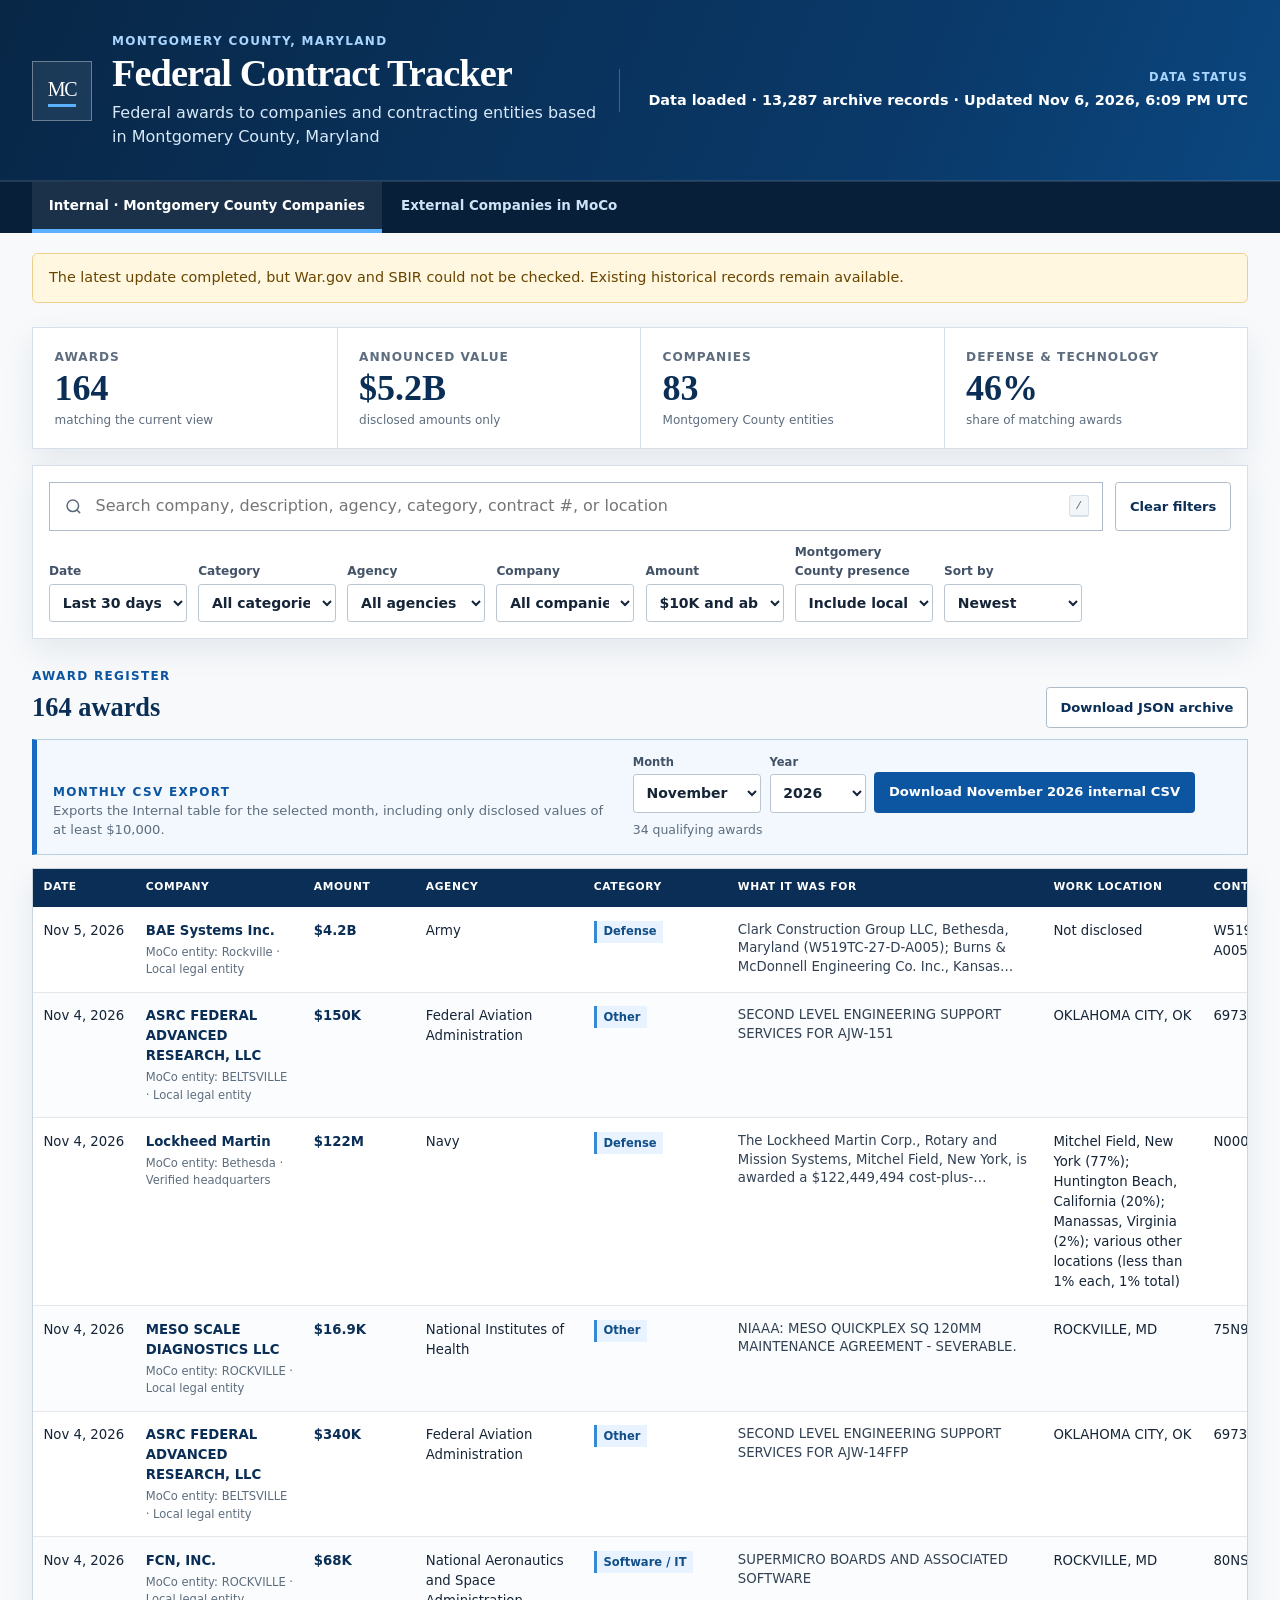
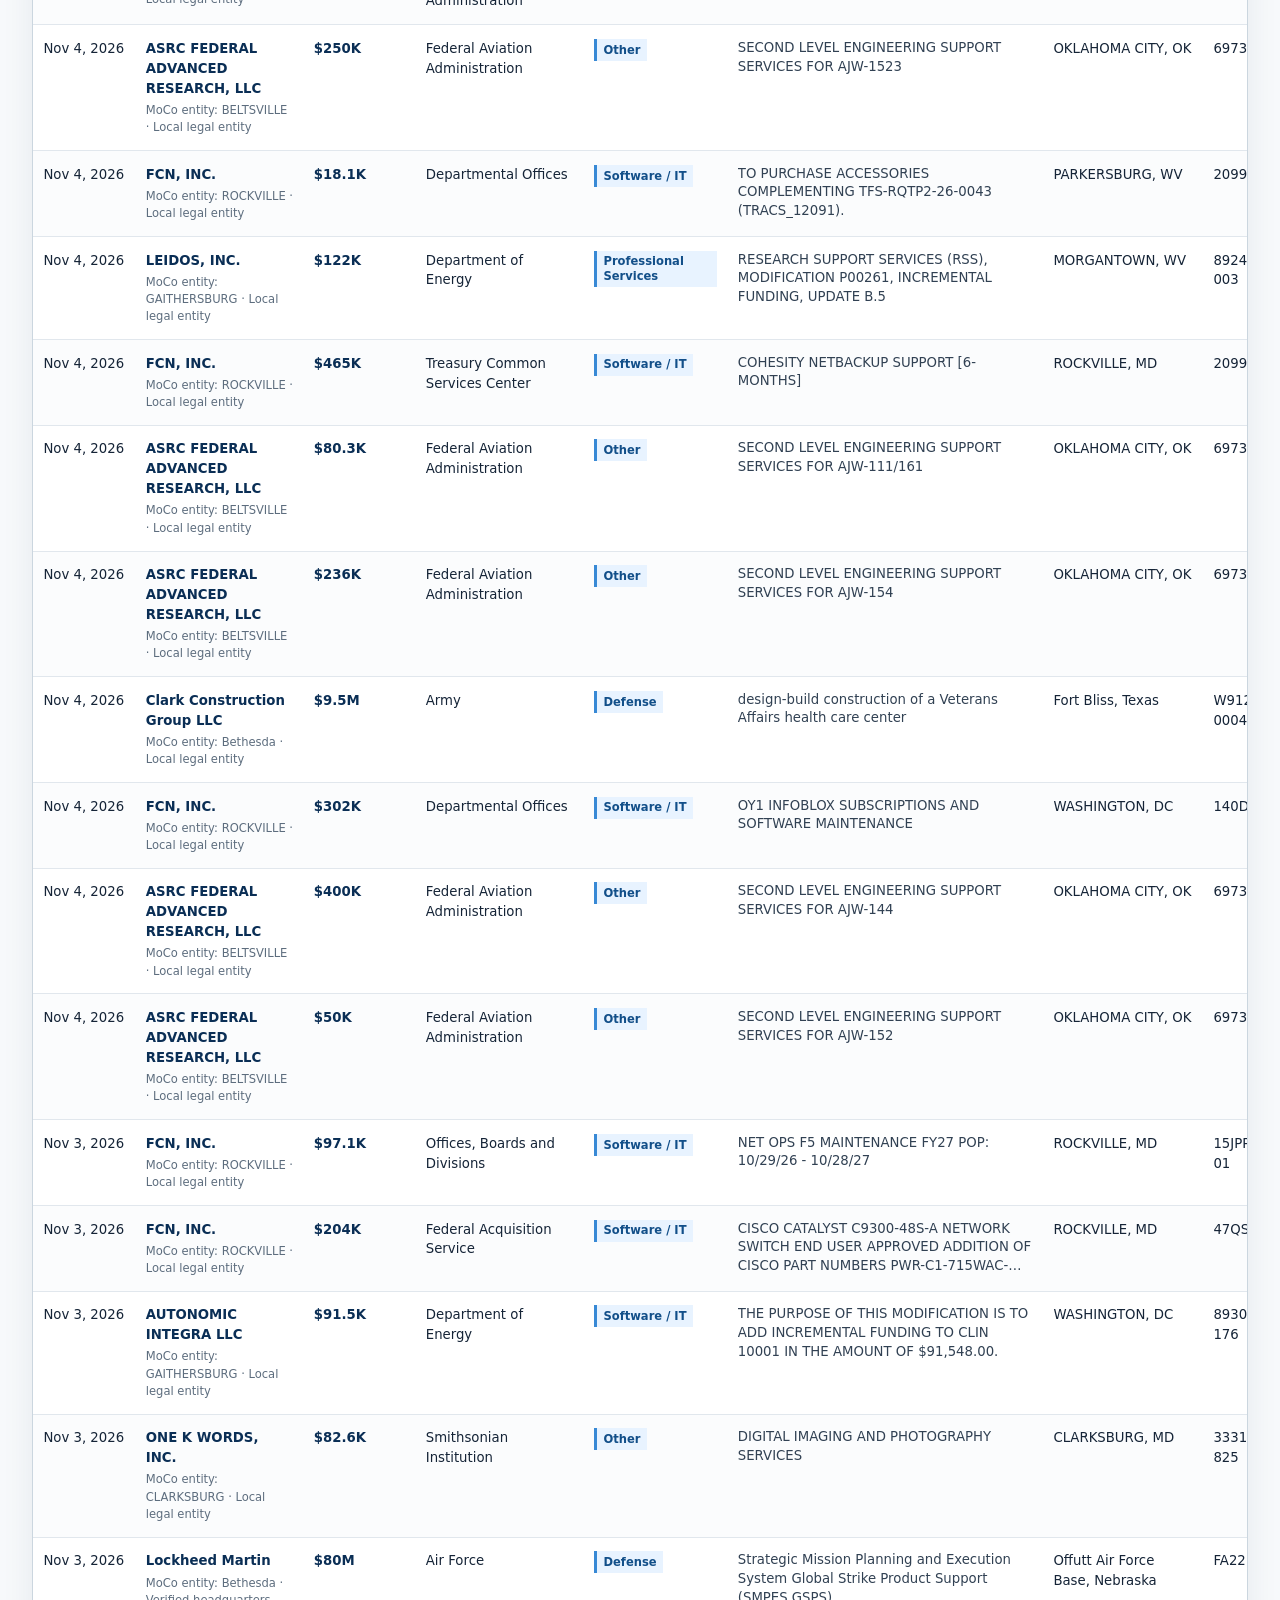
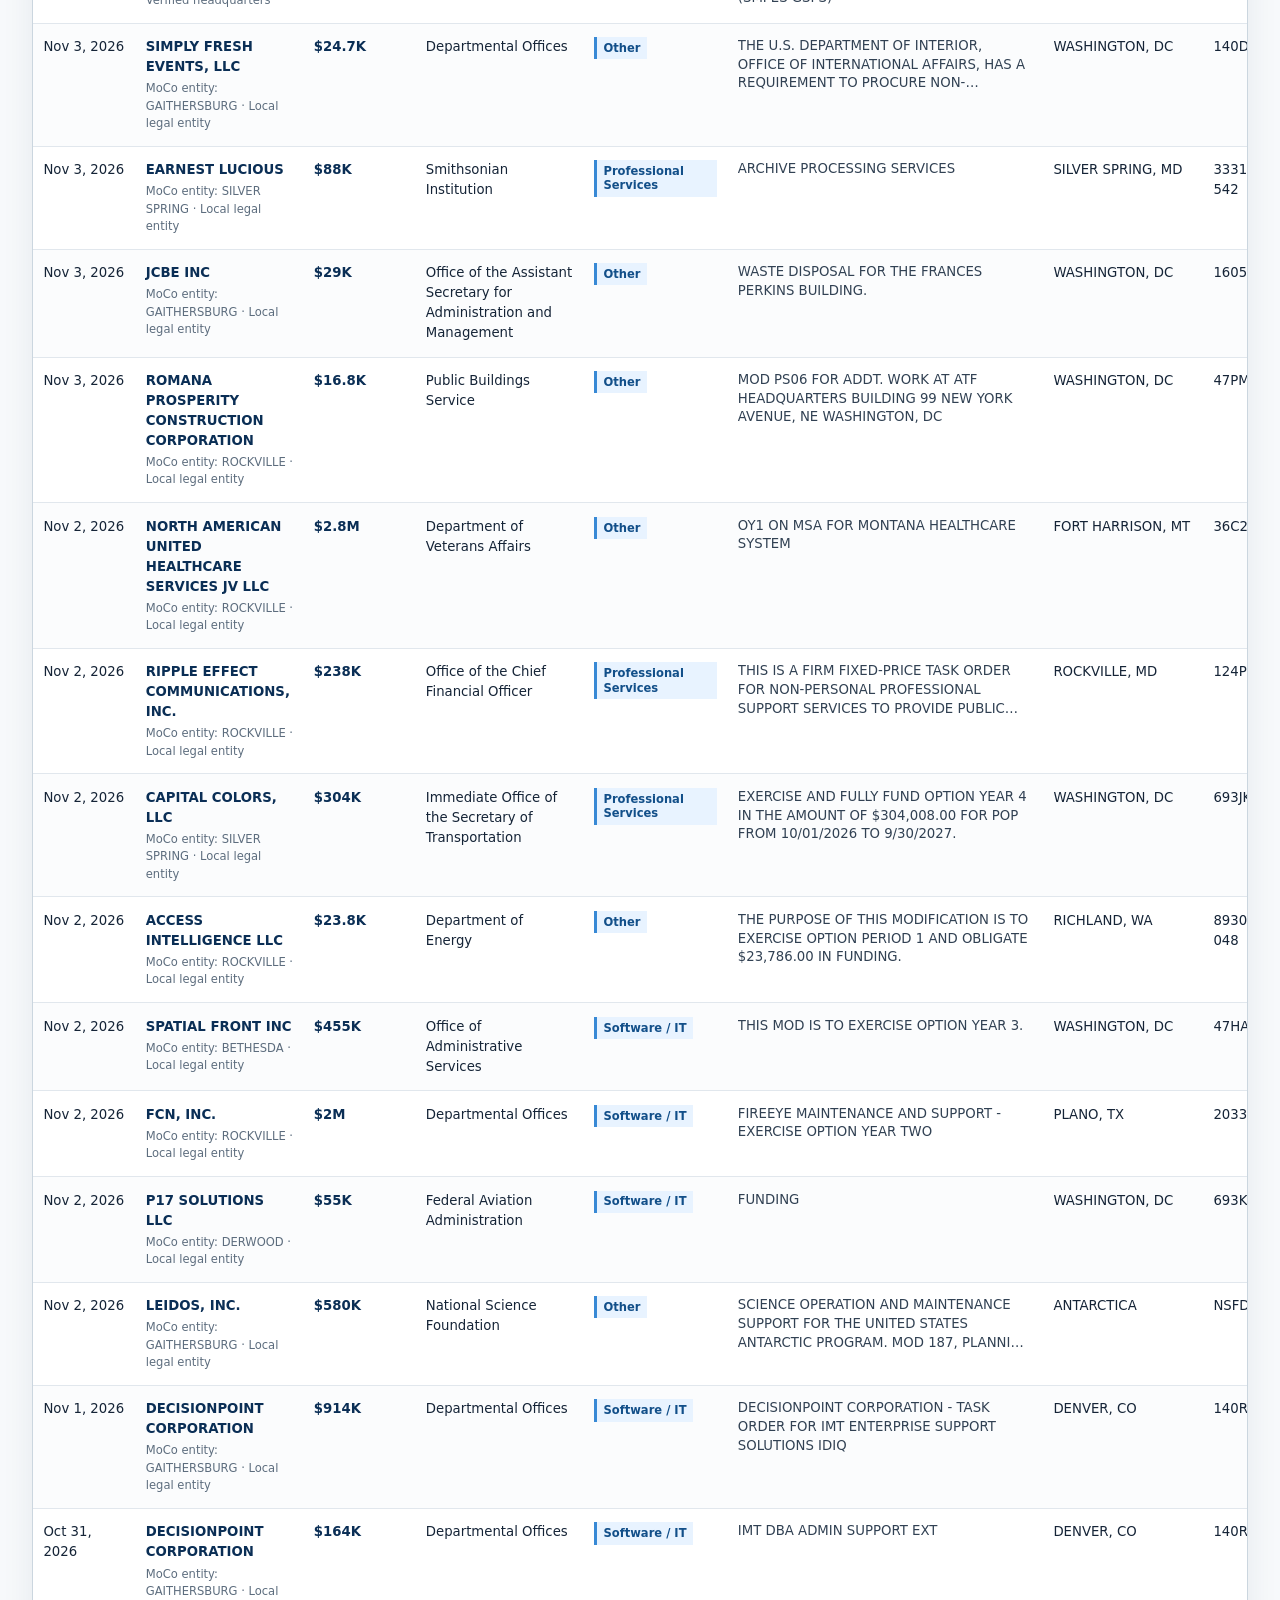
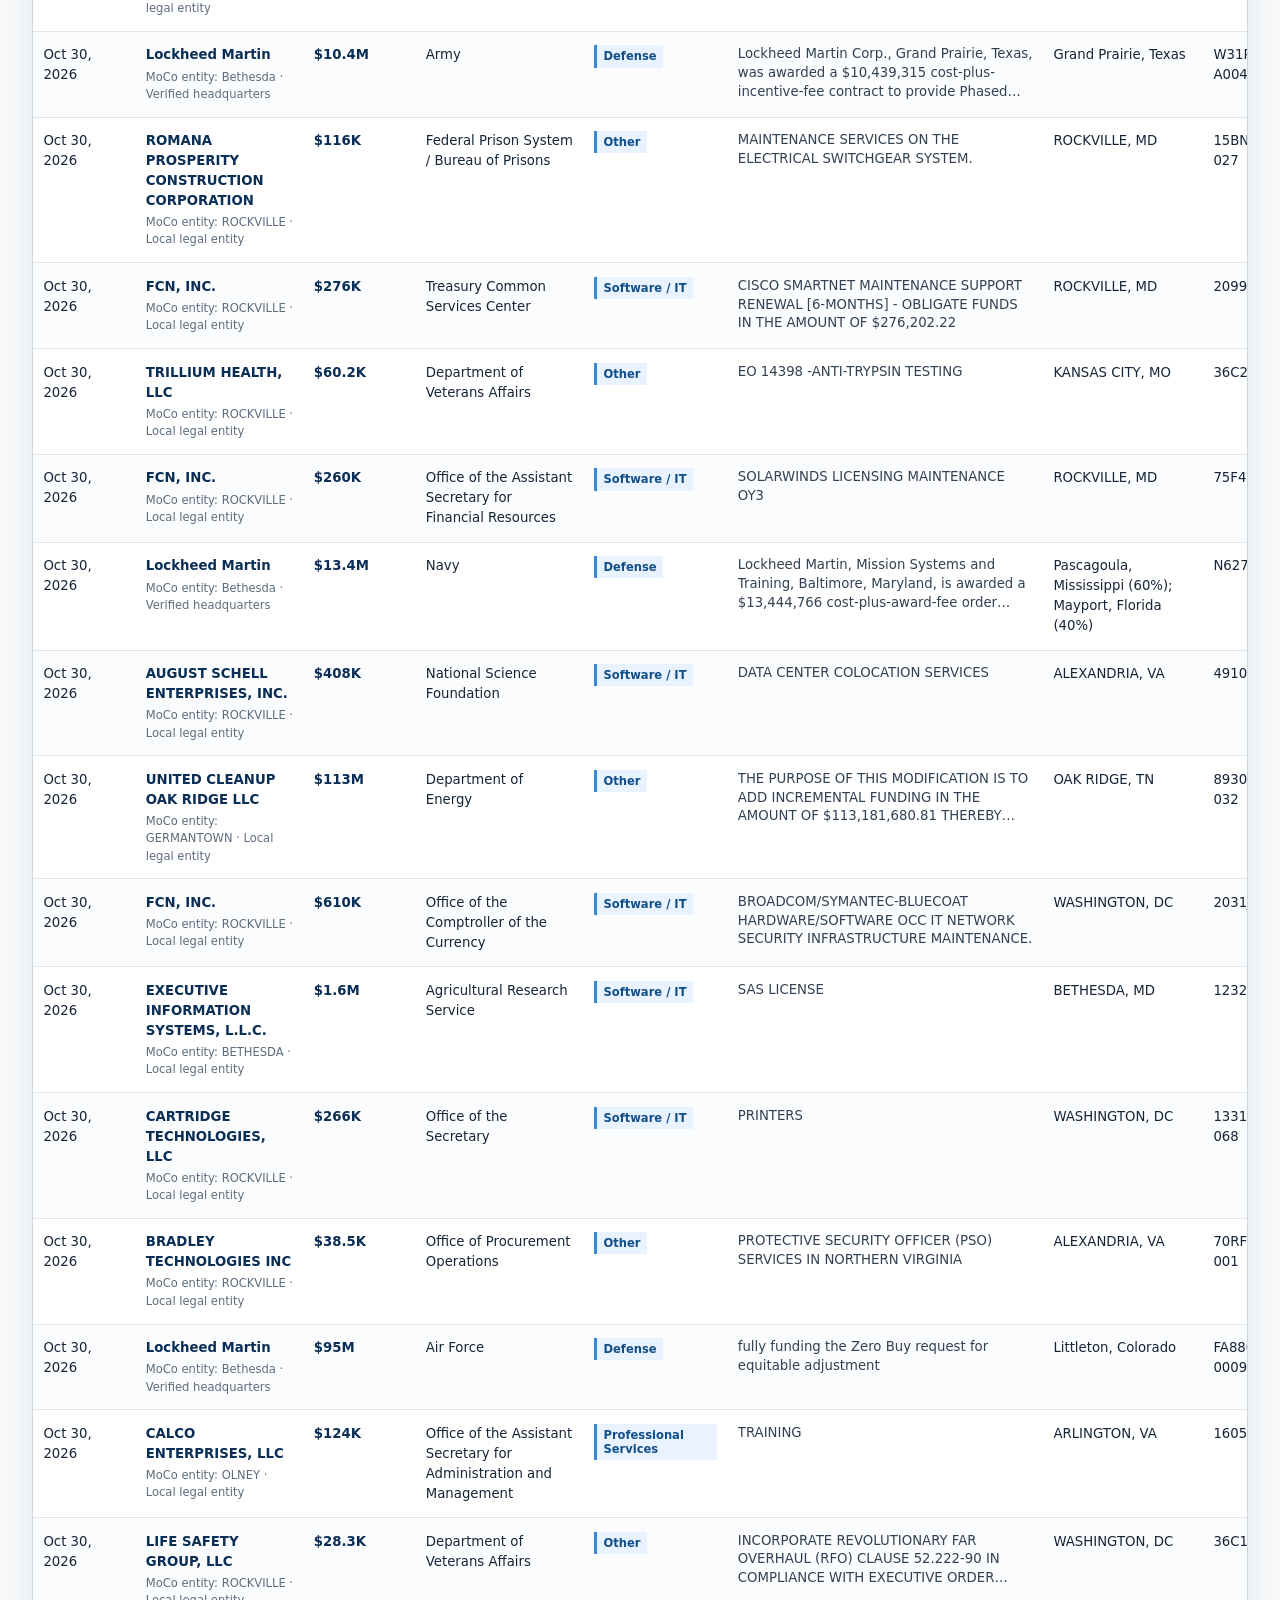
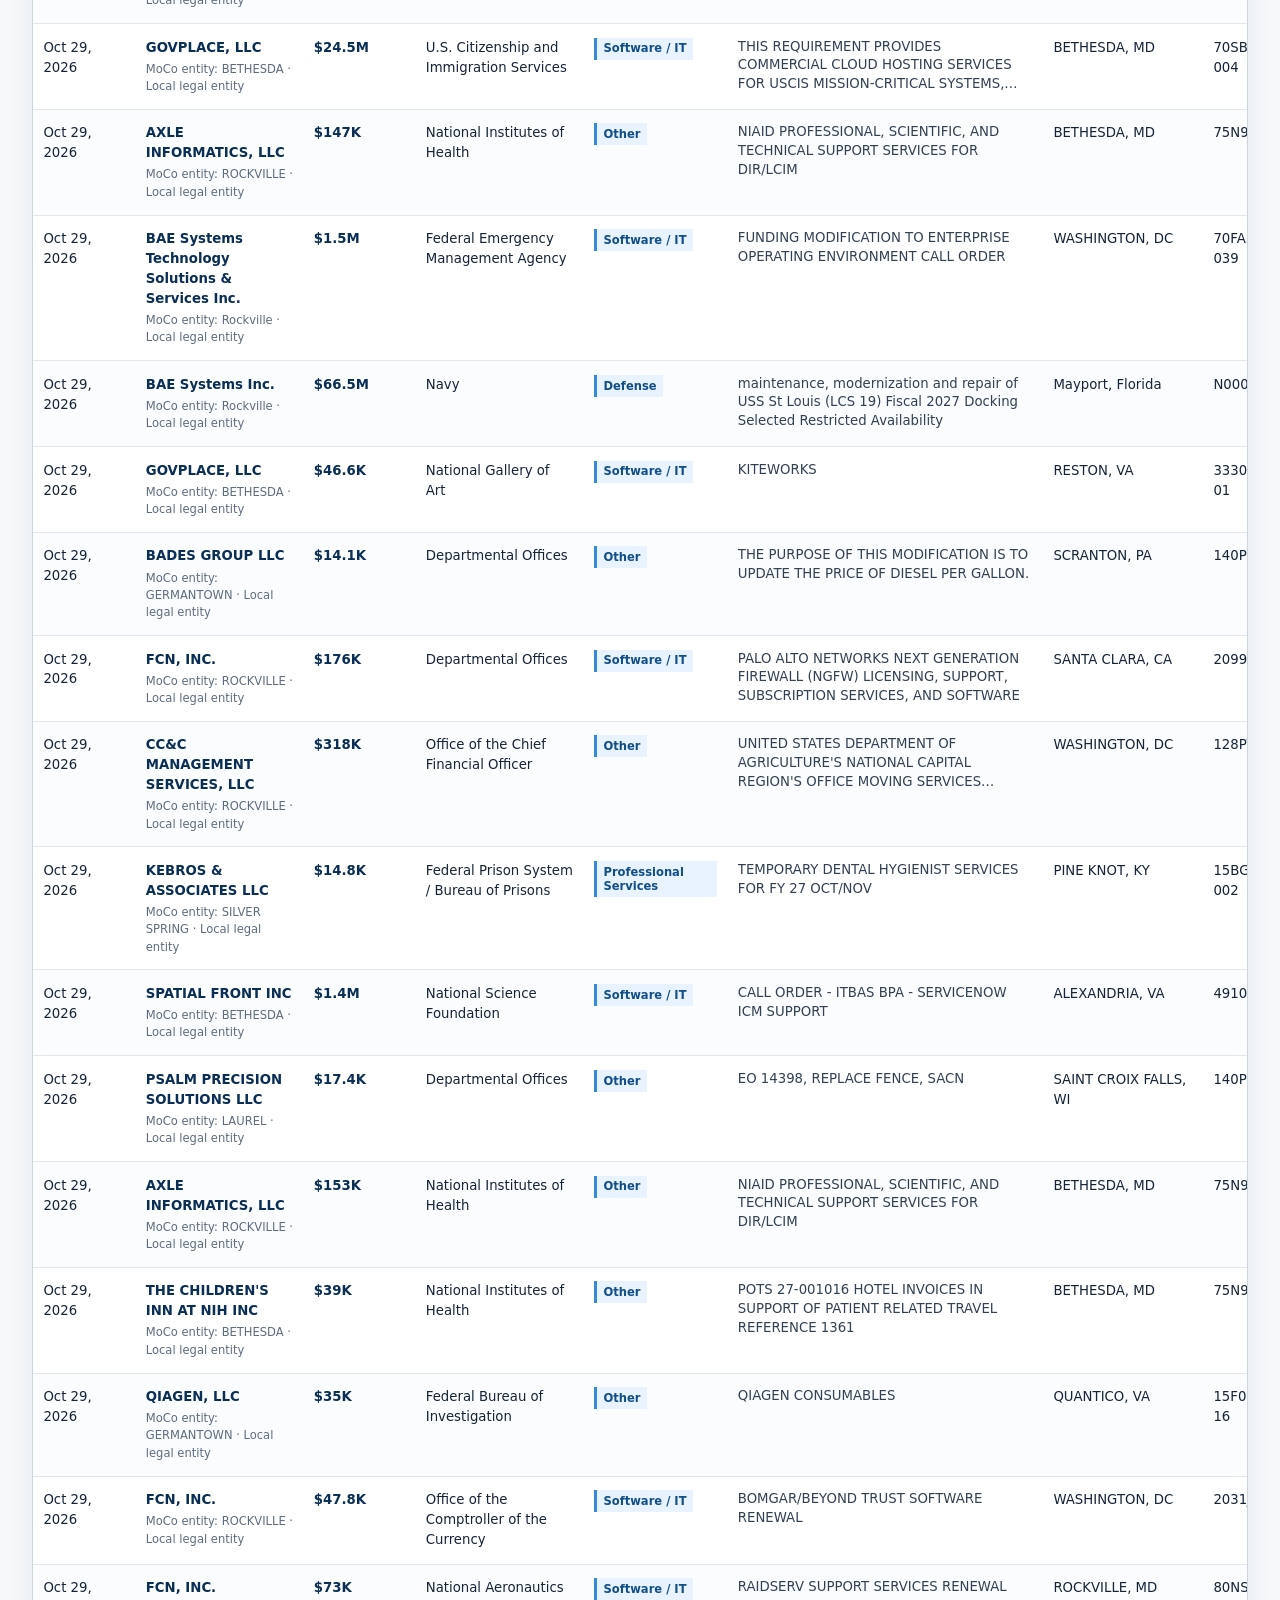
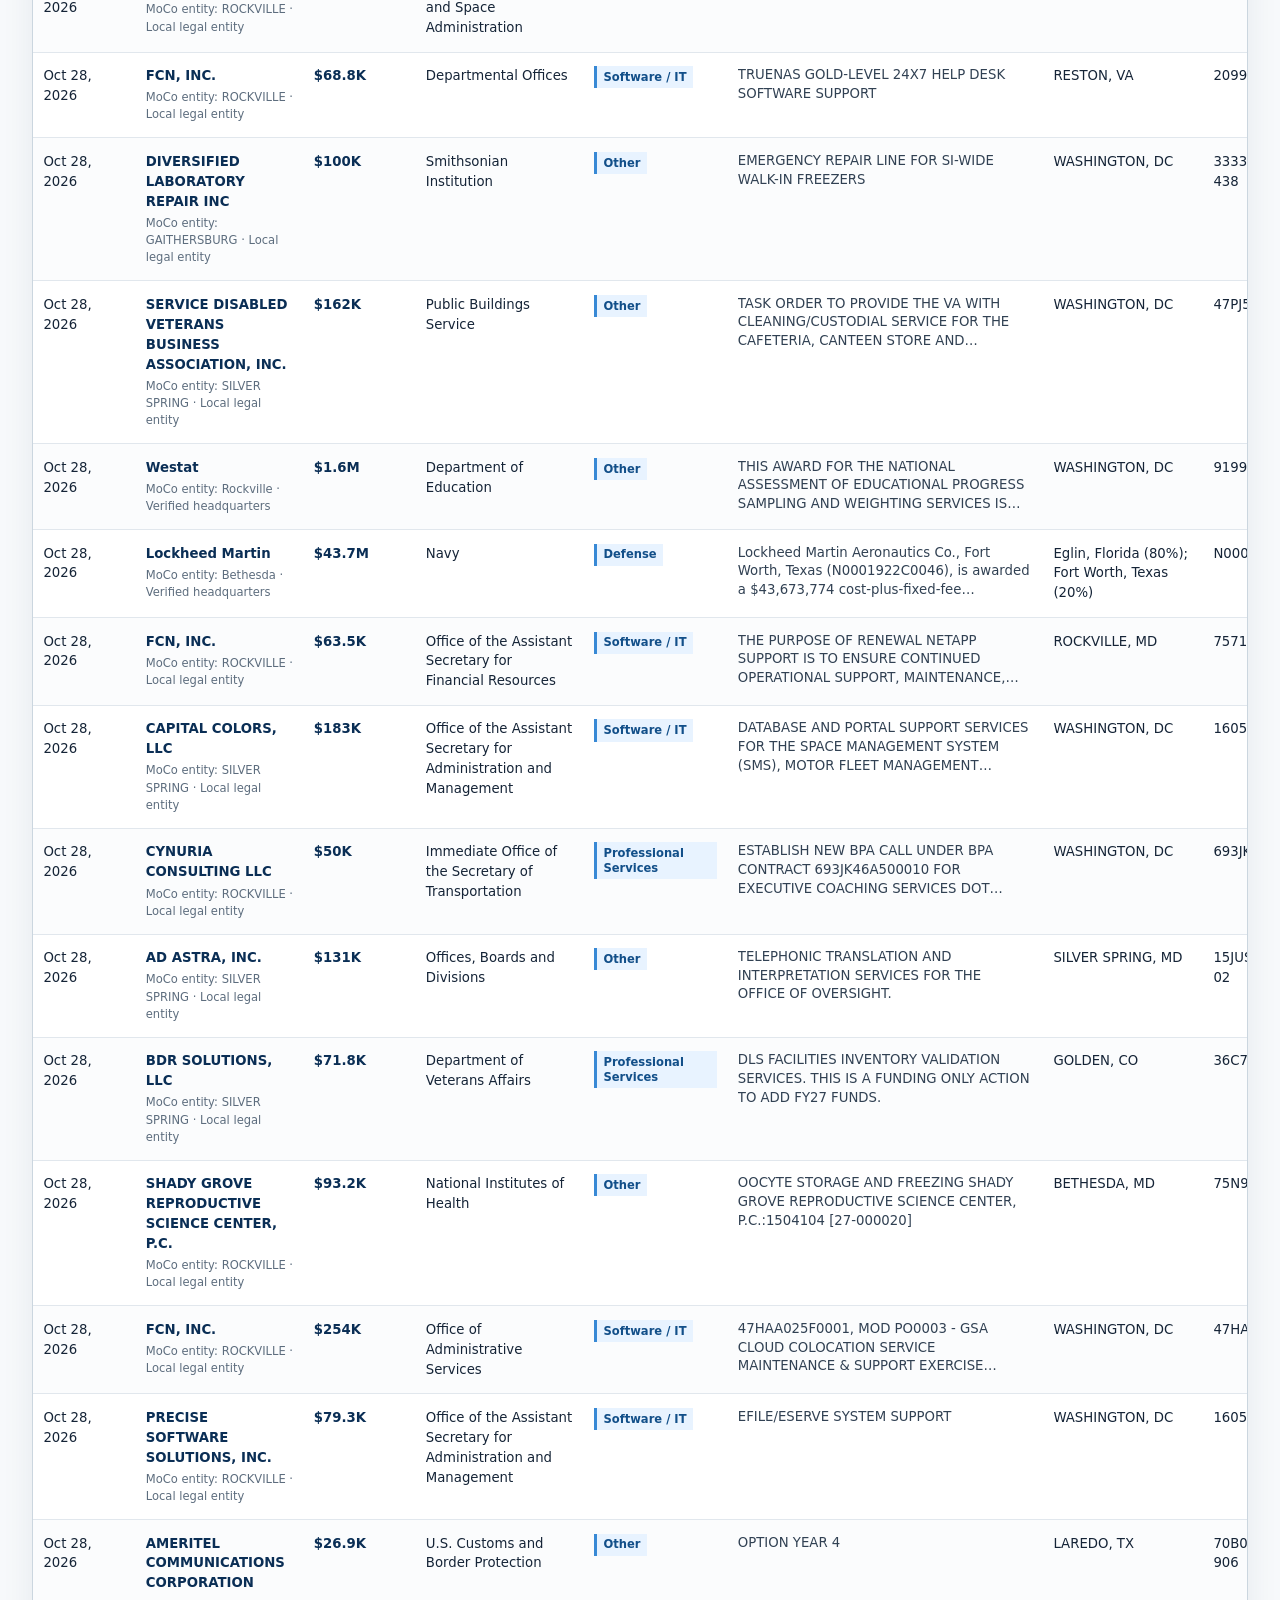
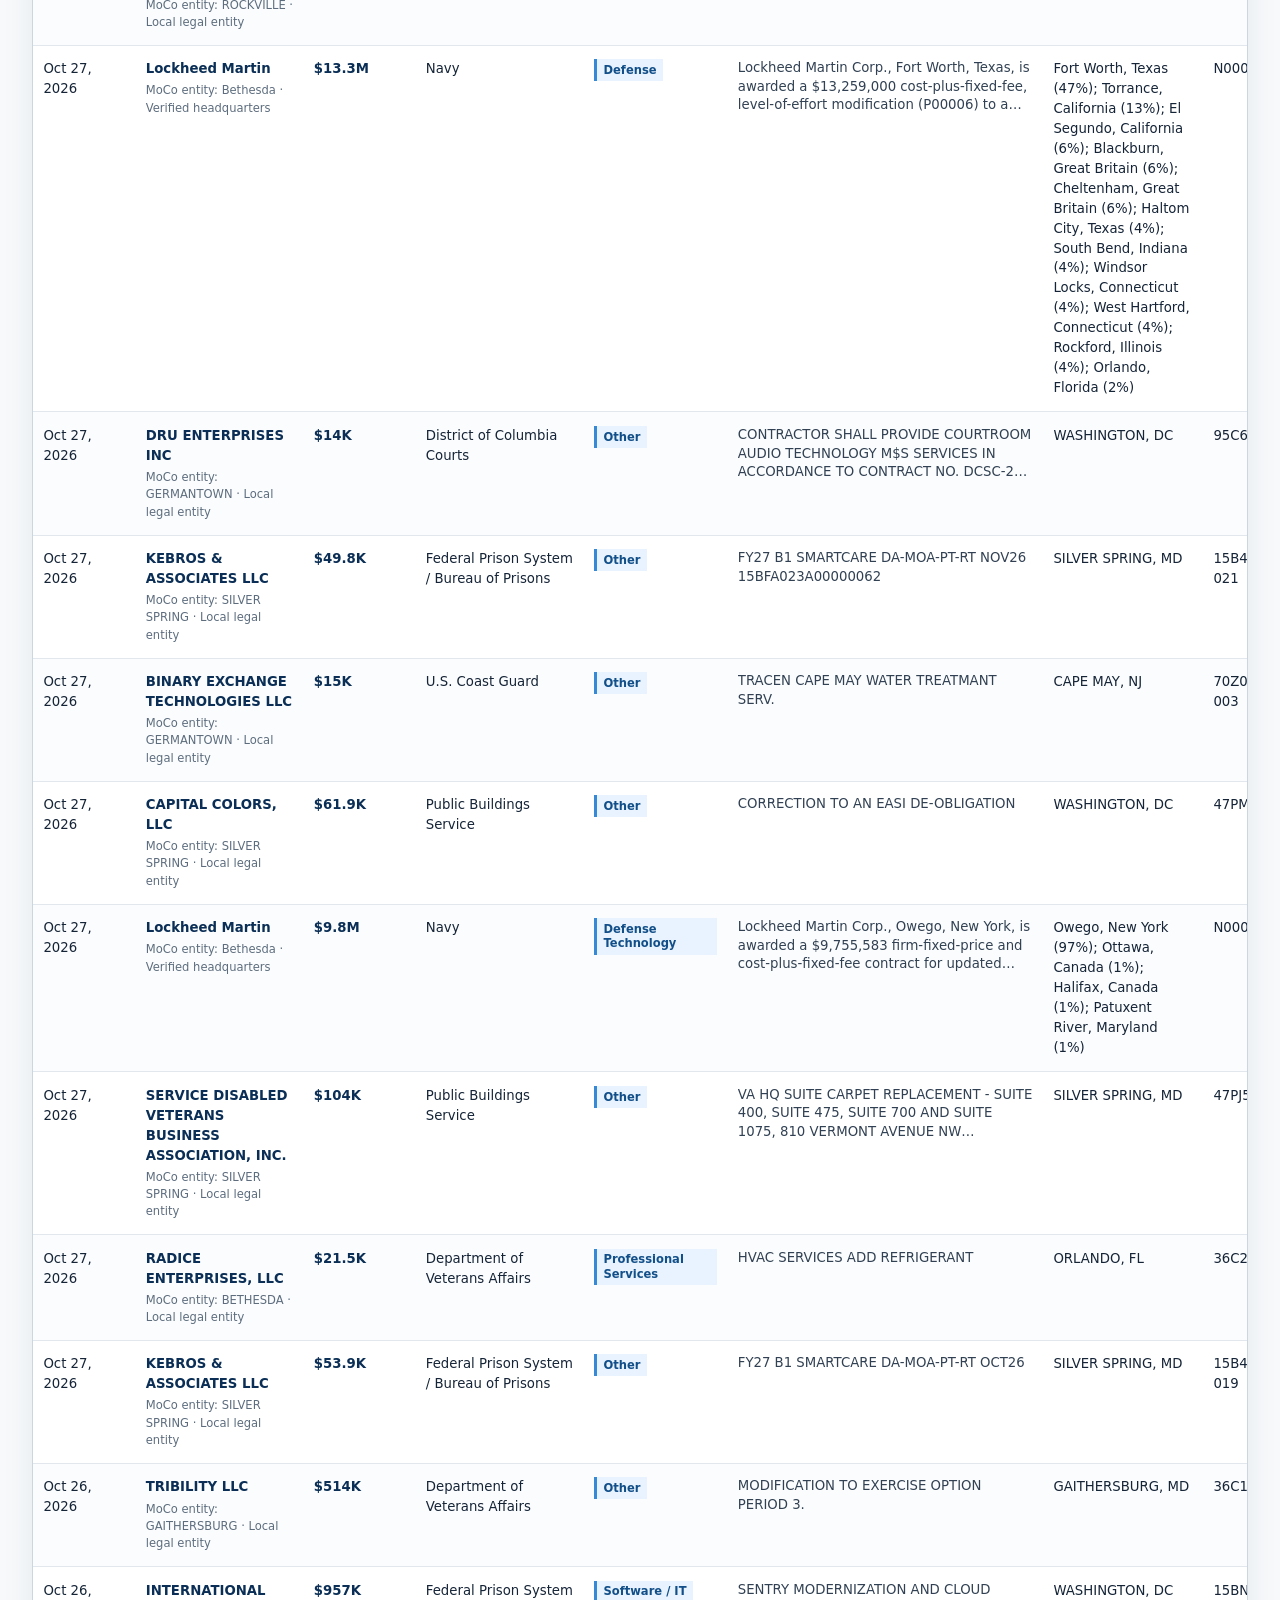
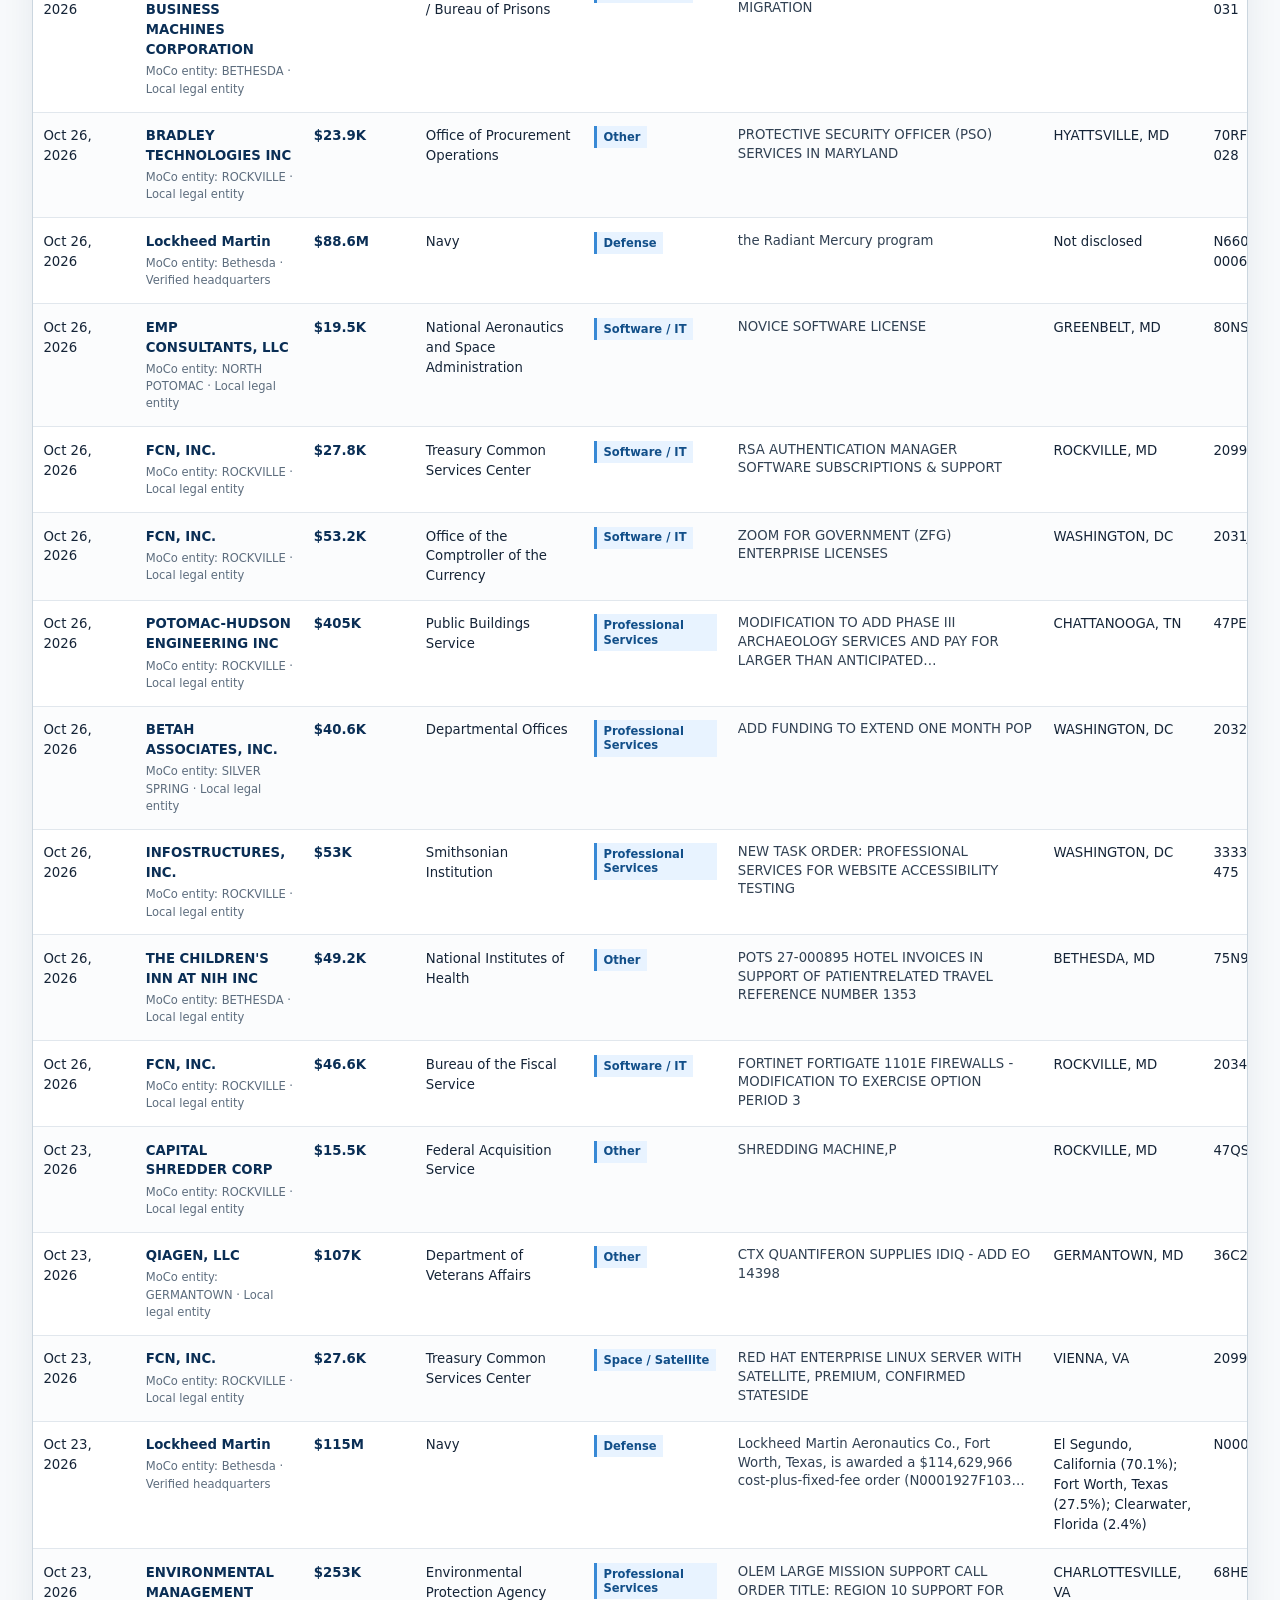
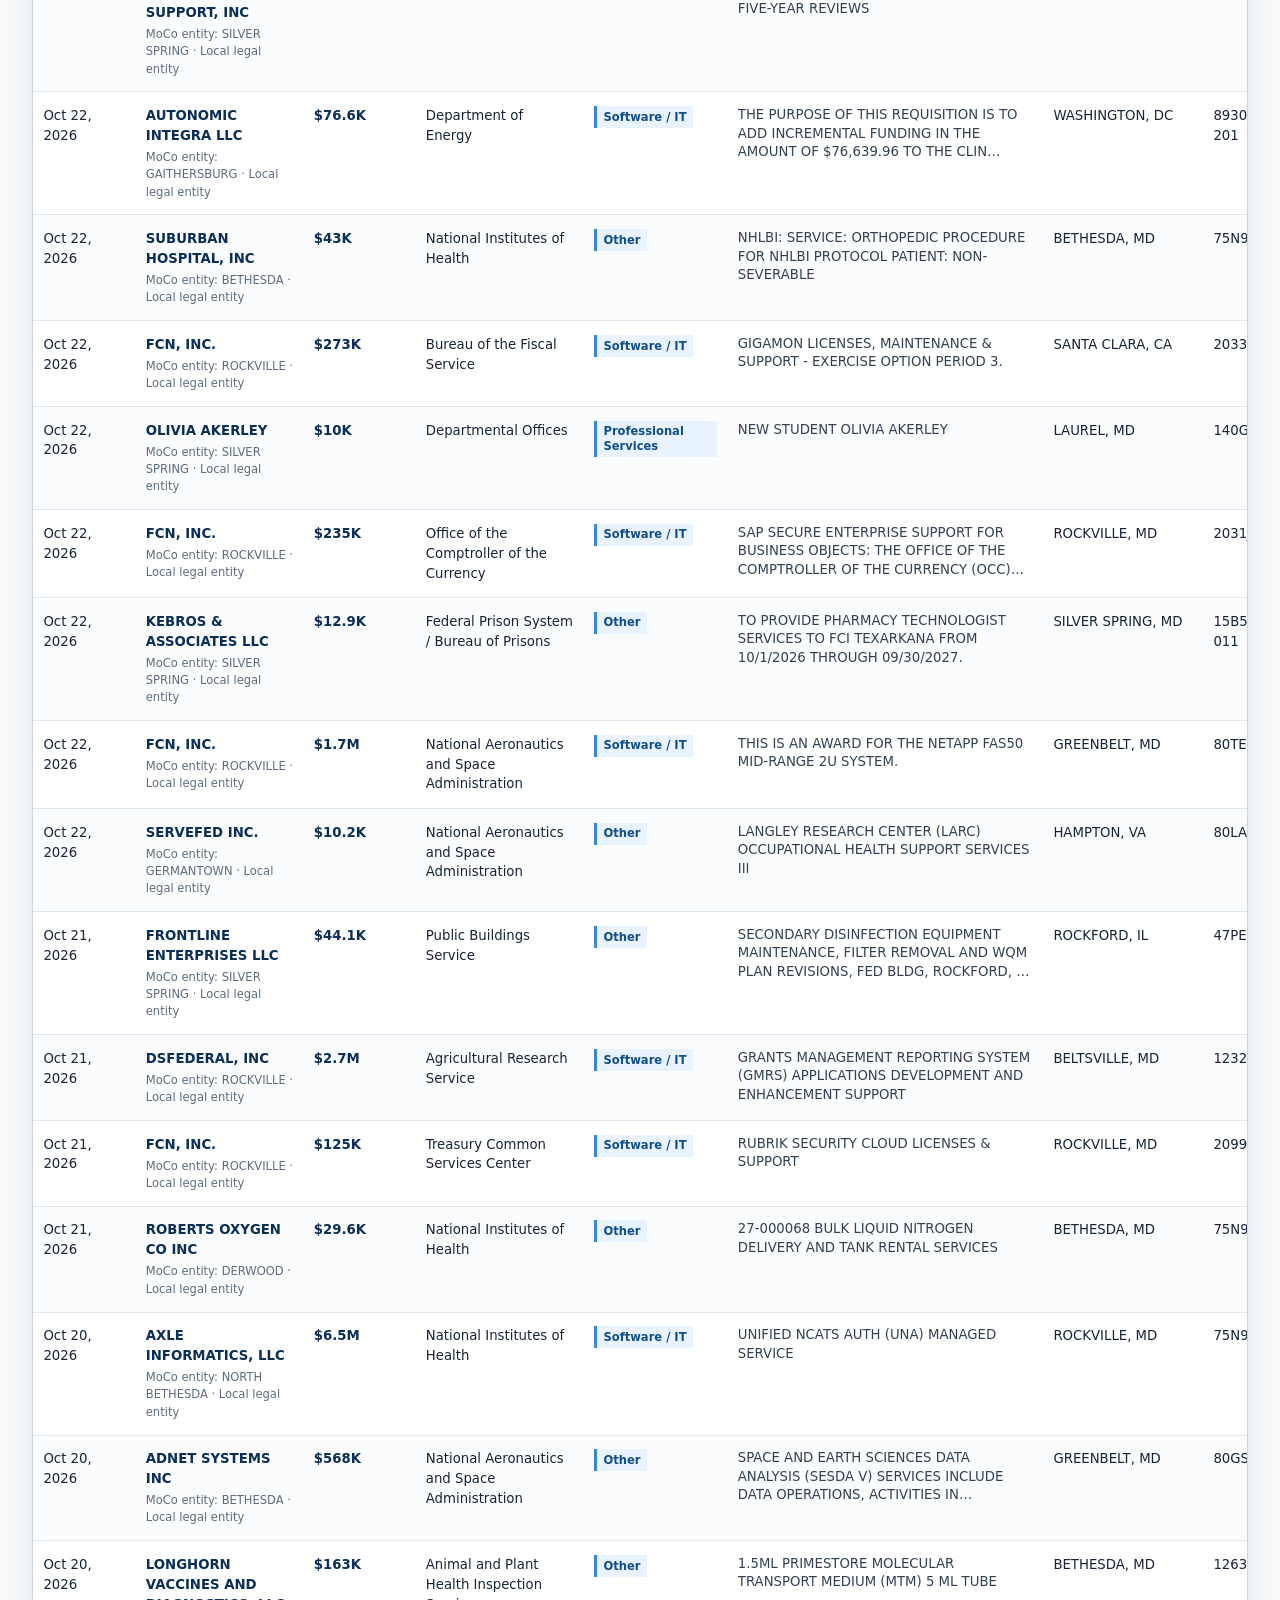
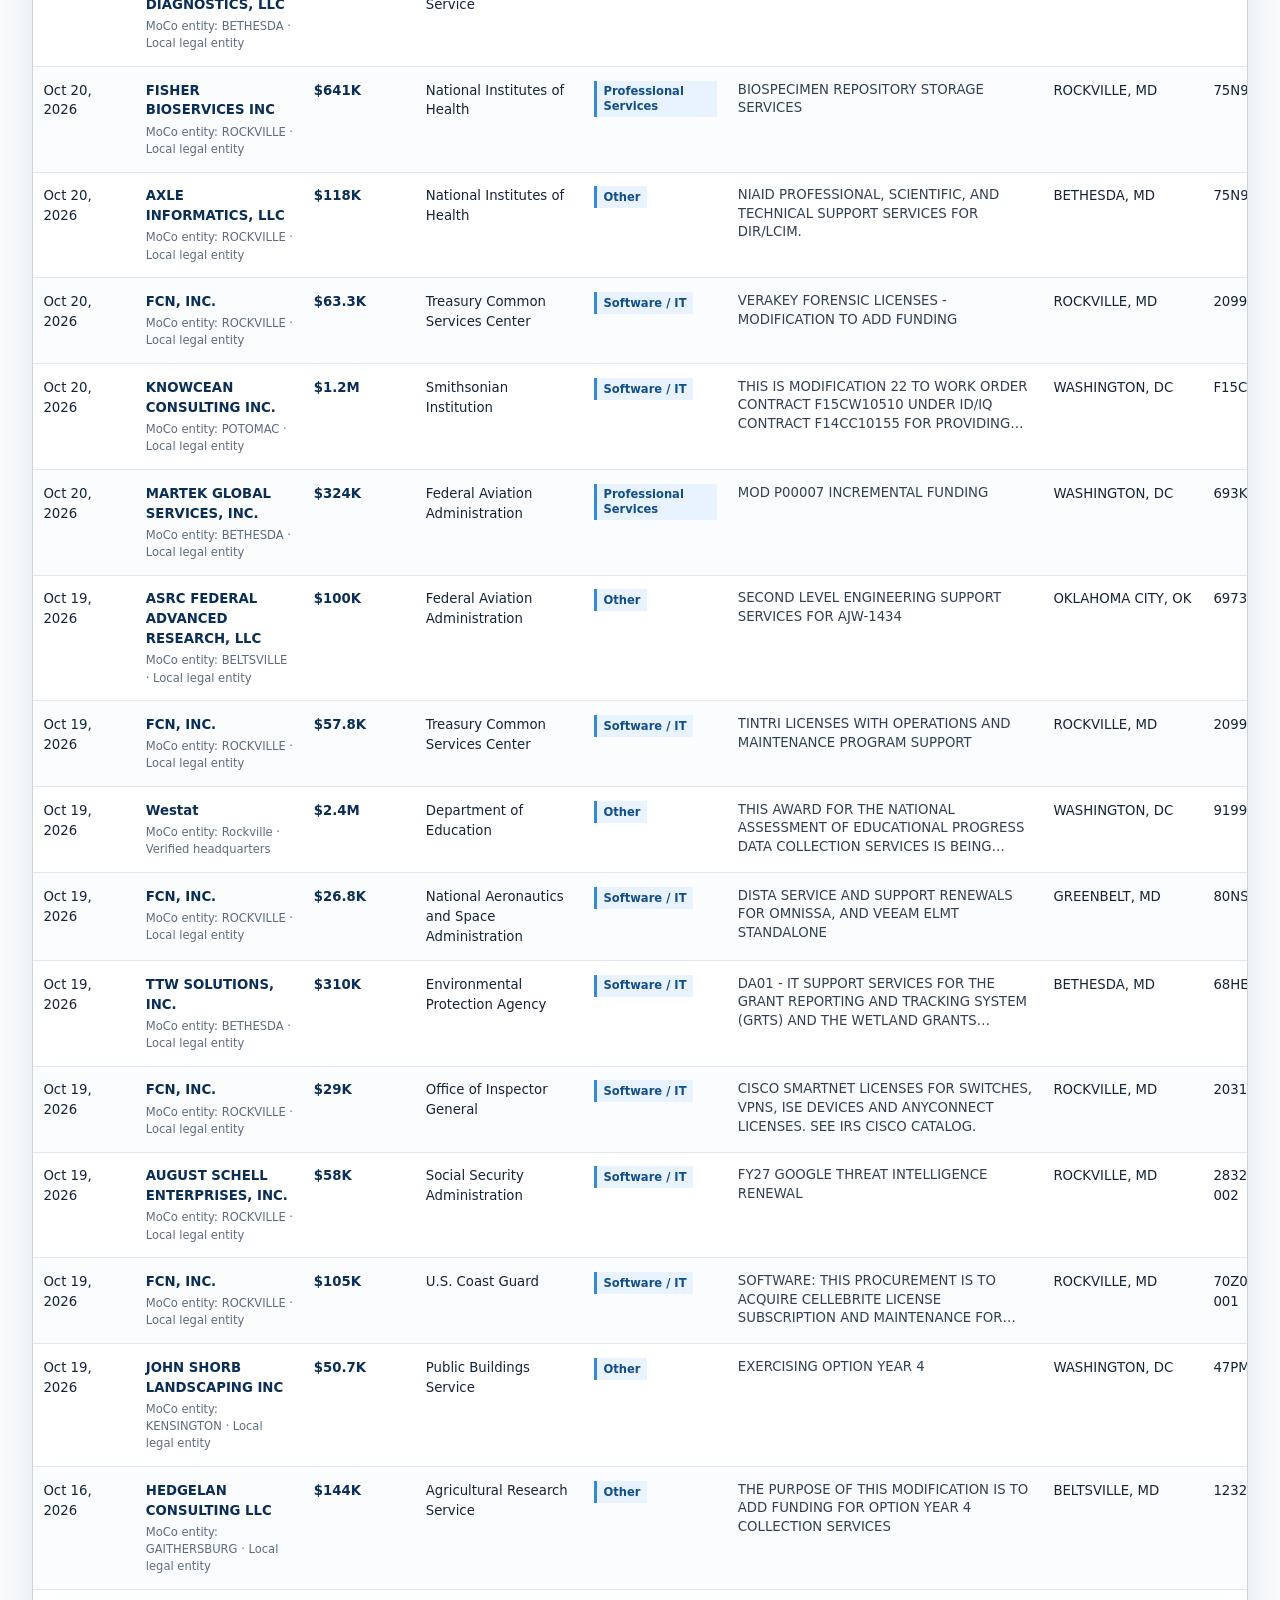
<file: site/index.html>
<!doctype html>
<html lang="en">
<head>
  <meta charset="utf-8">
  <meta name="viewport" content="width=device-width, initial-scale=1">
  <meta name="description" content="Search federal awards to companies headquartered in Montgomery County, Maryland.">
  <title>Montgomery County Federal Contract Tracker</title>
  <link rel="icon" type="image/svg+xml" href="data:image/svg+xml,%3Csvg xmlns='http://www.w3.org/2000/svg' viewBox='0 0 32 32'%3E%3Crect width='32' height='32' rx='7' fill='%230b2f57'/%3E%3Cpath d='M8 9h16v4H8zm2 6h12v9H10z' fill='%23fff'/%3E%3Cpath d='M14 18h4v6h-4z' fill='%232c85df'/%3E%3C/svg%3E">
  <link rel="stylesheet" href="./styles.css?v=1.3.1">
  <script src="./view-model.js?v=1.3.1" defer></script>
  <script src="./app.js?v=1.3.1" defer></script>
</head>
<body>
  <a class="skip-link" href="#results">Skip to awards</a>
  <header class="masthead">
    <div class="brand-mark" aria-hidden="true"><span>MC</span></div>
    <div class="title-block">
      <p class="eyebrow">Montgomery County, Maryland</p>
      <h1>Federal Contract Tracker</h1>
      <p class="subtitle" id="view-subtitle">Federal awards to companies and contracting entities based in Montgomery County, Maryland</p>
    </div>
    <div class="freshness" aria-live="polite">
      <span class="freshness-label">Data status</span>
      <strong id="last-updated">Loading…</strong>
    </div>
  </header>

  <nav class="market-tabs" aria-label="Contract market views">
    <div>
      <button class="market-tab active" type="button" data-view="moco" aria-selected="true">Internal · Montgomery County Companies</button>
      <button class="market-tab" type="button" data-view="work" aria-selected="false">External Companies in MoCo</button>
    </div>
  </nav>

  <main>
    <section class="status-banner" id="source-warning" hidden aria-live="polite"></section>
    <section class="load-diagnostics" id="load-diagnostics" hidden role="alert">
      <div>
        <p class="section-kicker">Load diagnostics</p>
        <h2>Federal award data could not be loaded</h2>
        <p id="load-diagnostics-summary">The attempted data files and response details are shown below.</p>
        <ul id="load-diagnostics-list"></ul>
      </div>
      <button class="primary-button" id="retry-load" type="button">Retry data load</button>
    </section>

    <section class="metrics" aria-label="Filtered award summary">
      <article><span id="metric-awards-label">Awards</span><strong id="metric-awards">—</strong><small id="metric-awards-note">matching the current view</small></article>
      <article><span id="metric-value-label">Announced value</span><strong id="metric-value">—</strong><small>disclosed amounts only</small></article>
      <article><span id="metric-companies-label">Companies</span><strong id="metric-companies">—</strong><small id="metric-companies-note">Montgomery County entities</small></article>
      <article><span>Defense &amp; technology</span><strong id="metric-tech">—</strong><small>share of matching awards</small></article>
    </section>

    <section class="workspace" aria-label="Contract search and filters">
      <div class="search-row">
        <label class="search-field">
          <span class="sr-only">Search contracts</span>
          <svg aria-hidden="true" viewBox="0 0 24 24"><path d="m21 21-4.4-4.4m2.4-5.1a7.5 7.5 0 1 1-15 0 7.5 7.5 0 0 1 15 0Z"/></svg>
          <input id="search" type="search" placeholder="Search company, description, agency, category, contract #, or location">
          <kbd>/</kbd>
        </label>
        <button class="secondary-button" id="clear-filters" type="button">Clear filters</button>
      </div>

      <div class="filters">
        <label>Date
          <select id="date-filter">
            <option value="30">Last 30 days</option><option value="0">Today</option><option value="7">Last 7 days</option>
            <option value="ytd">Year to date</option><option value="all">All time</option><option value="custom">Custom dates</option>
          </select>
        </label>
        <div class="custom-dates" id="custom-dates" hidden>
          <label>From<input id="date-from" type="date"></label>
          <label>To<input id="date-to" type="date"></label>
        </div>
        <label>Category<select id="category-filter"><option value="">All categories</option></select></label>
        <label>Agency<select id="agency-filter"><option value="">All agencies</option></select></label>
        <label>Company<select id="company-filter"><option value="">All companies</option></select></label>
        <label>Amount
          <select id="amount-filter"><option value="10000" selected>$10K and above</option><option value="1000000">$1M and above</option><option value="10000000">$10M and above</option><option value="50000000">$50M and above</option><option value="100000000">$100M and above</option></select>
        </label>
        <label id="hq-filter-label">Montgomery County presence
          <select id="hq-filter"><option value="hq">Verified / strong</option><option value="local" selected>Include local legal entities</option><option value="review">Include needs review</option><option value="all">All</option></select>
        </label>
        <label>Sort by
          <select id="sort-filter"><option value="newest">Newest</option><option value="oldest">Oldest</option><option value="largest">Largest value</option><option value="smallest">Smallest value</option><option value="company">Company name</option><option value="agency">Agency</option></select>
        </label>
      </div>
    </section>

    <section class="results-section" id="results" tabindex="-1">
      <div class="results-heading">
        <div><p class="section-kicker" id="register-kicker">Award register</p><h2 id="result-count">Loading awards…</h2></div>
        <div class="download-actions">
          <a class="secondary-button" id="download-json" href="#" download>Download JSON archive</a>
        </div>
      </div>

      <section class="monthly-export" aria-labelledby="monthly-export-title">
        <div>
          <p class="section-kicker" id="monthly-export-title">Monthly CSV export</p>
          <p id="monthly-export-help">Exports the Internal table for the selected month, including only disclosed values of at least $10,000.</p>
        </div>
        <div class="monthly-export-controls">
          <label>Month
            <select id="export-month">
              <option value="1">January</option><option value="2">February</option><option value="3">March</option><option value="4">April</option>
              <option value="5">May</option><option value="6">June</option><option value="7">July</option><option value="8">August</option>
              <option value="9">September</option><option value="10">October</option><option value="11">November</option><option value="12">December</option>
            </select>
          </label>
          <label>Year<select id="export-year"></select></label>
          <button class="primary-button" id="download-month" type="button">Download selected month CSV</button>
          <span id="monthly-export-count" aria-live="polite"></span>
        </div>
      </section>

      <div class="table-shell">
        <table>
          <thead><tr><th>Date</th><th>Company</th><th class="company-location-column" hidden>Company Location</th><th>Amount</th><th>Agency</th><th>Category</th><th>What it was for</th><th id="work-location-heading">Work location</th><th>Contract #</th><th>Source</th></tr></thead>
          <tbody id="contract-rows"></tbody>
        </table>
        <div class="empty-state" id="empty-state" hidden>
          <div aria-hidden="true">⌕</div><h3>No awards match this view</h3><p>Try a wider date range or clear one of the filters.</p>
        </div>
        <div class="loading-state" id="loading-state"><span></span><p>Loading federal award data…</p></div>
      </div>
      <p class="table-note">Only awards with a disclosed total value of at least $10,000 are shown. Select any row for full award details. A qualifying local legal entity is not necessarily an ultimate-parent headquarters, and contract work may occur elsewhere.</p>
    </section>
  </main>

  <footer>
    <p><strong>About this tracker</strong> Records come from official federal sources. Values are not summed when undisclosed, and work locations are never used to establish Montgomery County entity status.</p>
    <p><a href="https://www.usaspending.gov/" target="_blank" rel="noopener noreferrer">USAspending.gov</a> · <a href="https://www.war.gov/News/Contracts/" target="_blank" rel="noopener noreferrer">War.gov contracts</a></p>
  </footer>

  <dialog id="detail-dialog" aria-labelledby="detail-title">
    <div class="dialog-topline"><span>Award detail</span><button id="dialog-close" type="button" aria-label="Close award details">×</button></div>
    <div id="detail-content"></div>
  </dialog>

  <template id="row-template">
    <tr tabindex="0" role="button" aria-label="Open award details">
      <td data-cell="date"></td><td data-cell="company"></td><td data-cell="company-location" class="company-location-column" hidden></td><td data-cell="amount"></td><td data-cell="agency"></td>
      <td data-cell="category"></td><td data-cell="description"></td><td data-cell="location"></td><td data-cell="contract"></td><td data-cell="source"></td>
    </tr>
  </template>
</body>
</html>
</file>
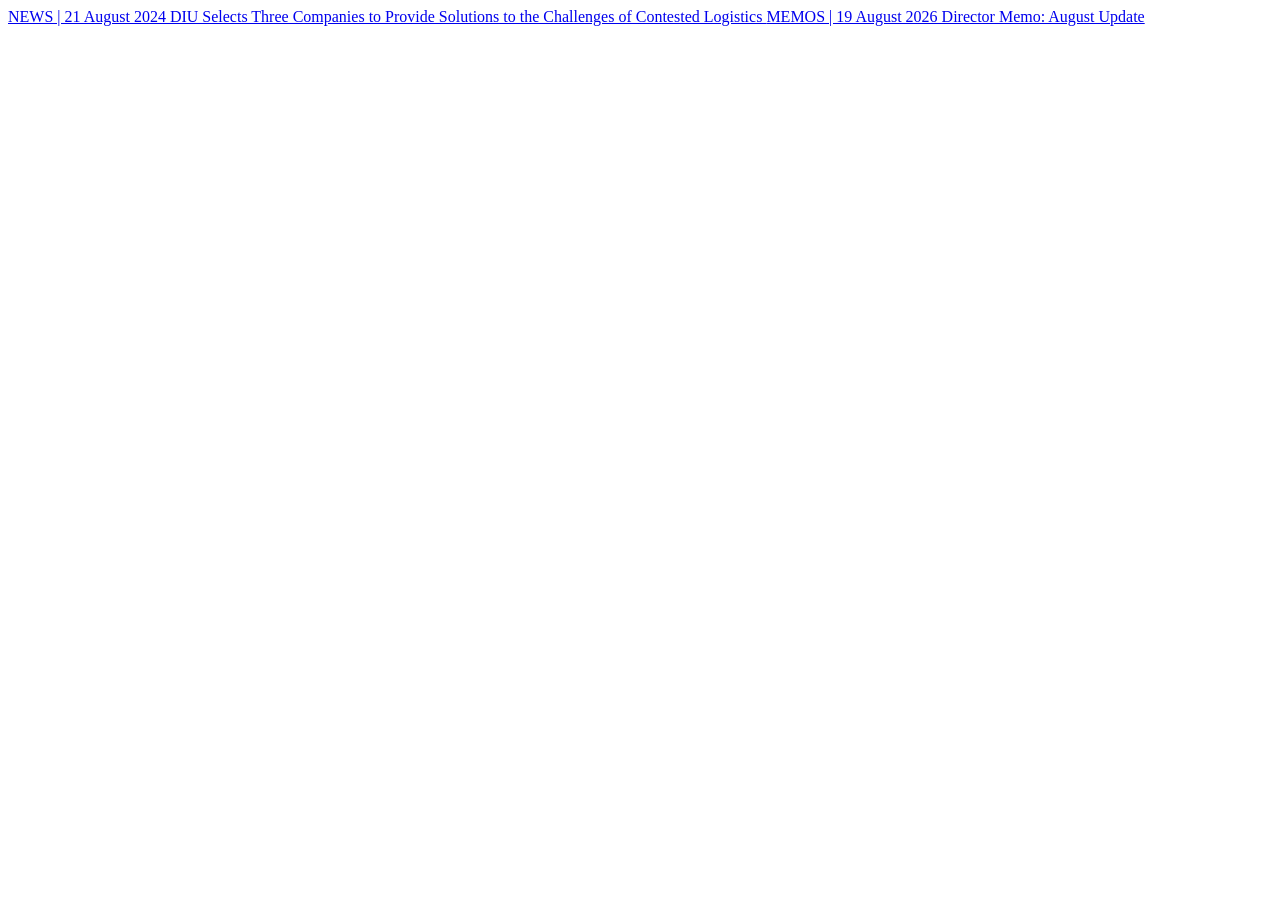
<file: tests/fixtures/diu_latest.html>
<!doctype html>
<html><body>
  <main>
    <a href="/latest/diu-selects-three-companies-to-provide-solutions-to-the-challenges-of">
      NEWS | 21 August 2024 DIU Selects Three Companies to Provide Solutions to the Challenges of Contested Logistics
    </a>
    <a href="/latest/director-memo-august-2026">MEMOS | 19 August 2026 Director Memo: August Update</a>
  </main>
</body></html>
</file>
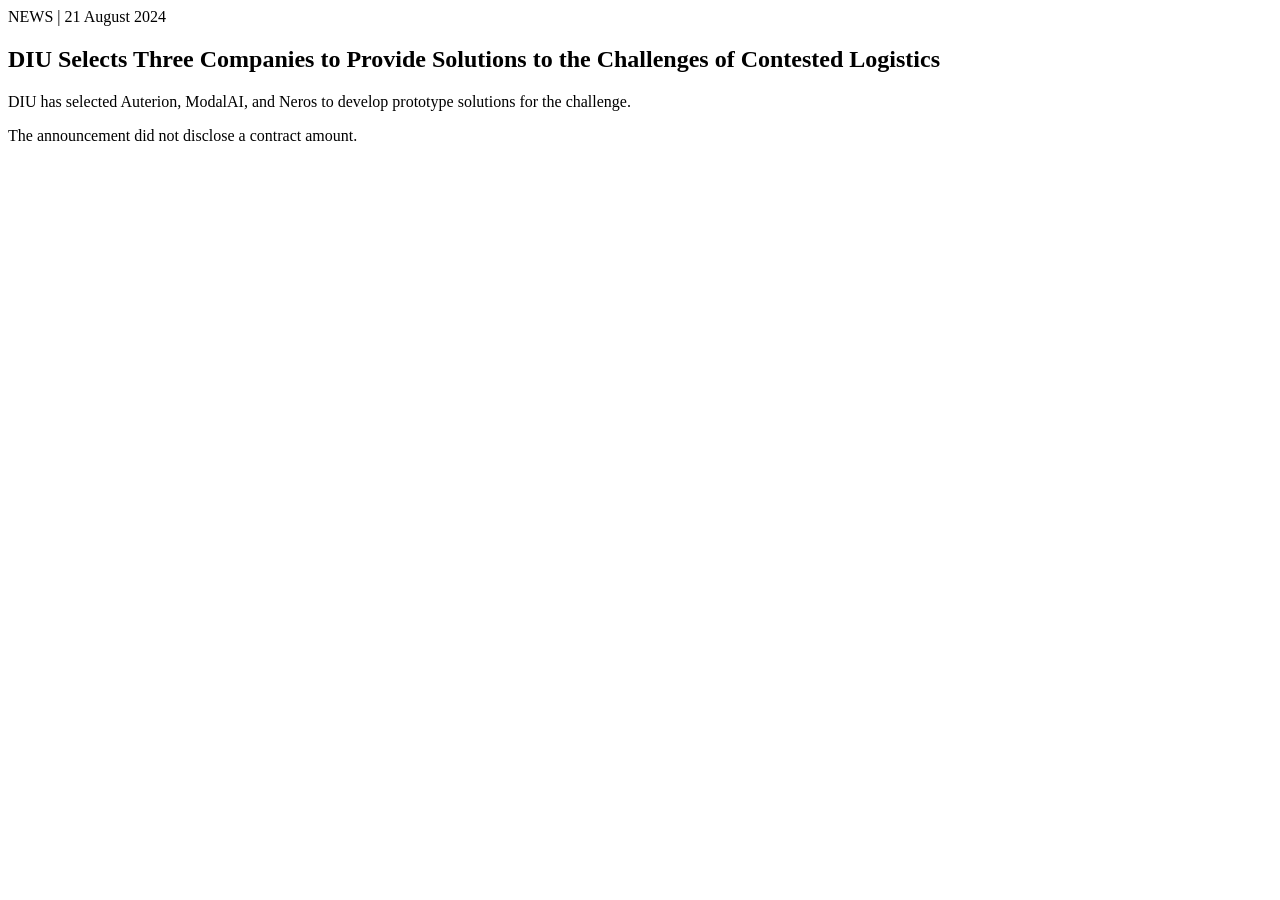
<file: tests/fixtures/diu_selection.html>
<!doctype html>
<html><body>
  <main class="latest news">
    <div>NEWS | 21 August 2024</div>
    <article>
      <h1>DIU Selects Three Companies to Provide Solutions to the Challenges of Contested Logistics</h1>
      <p>DIU has selected Auterion, ModalAI, and Neros to develop prototype solutions for the challenge.</p>
      <p>The announcement did not disclose a contract amount.</p>
    </article>
  </main>
</body></html>
</file>
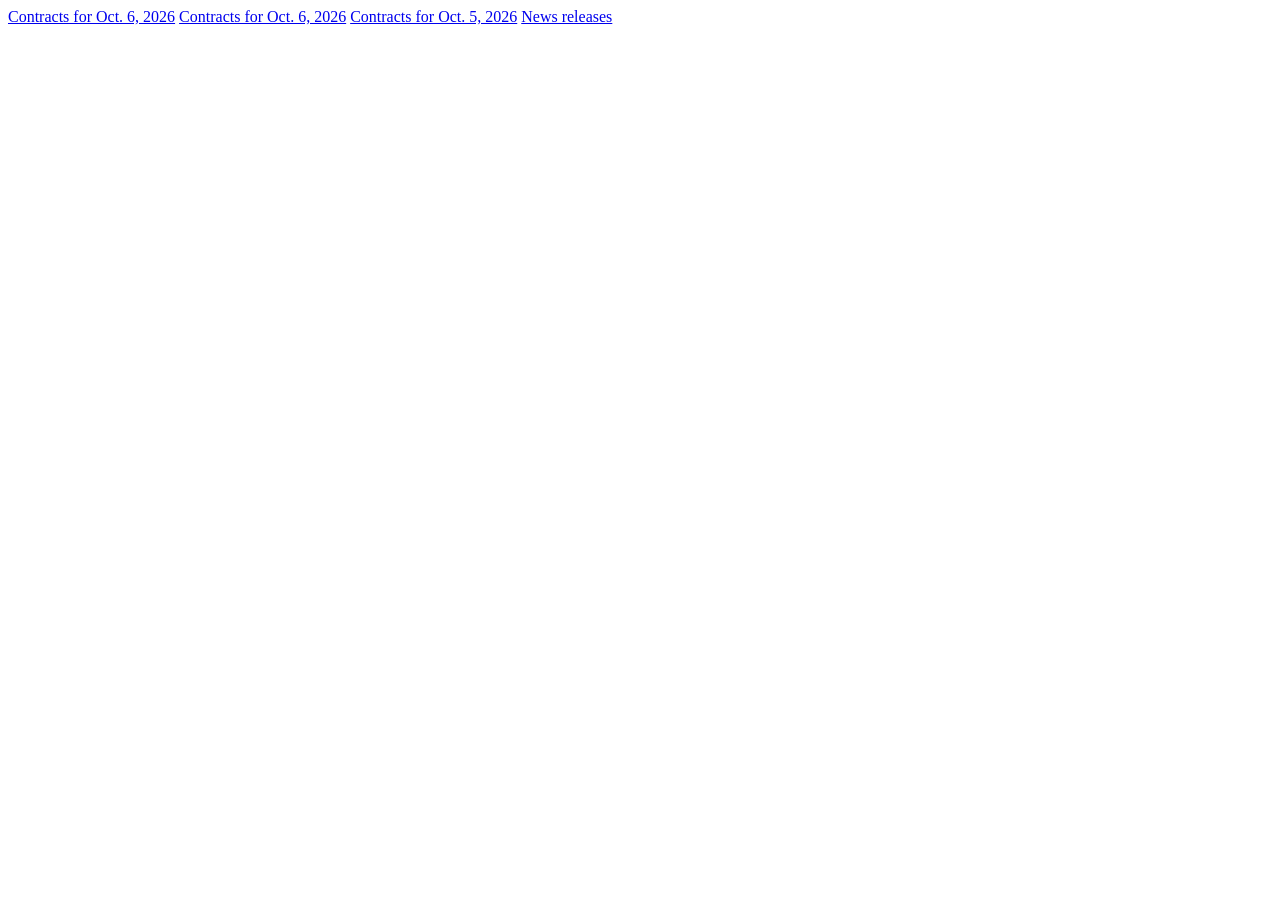
<file: tests/fixtures/war_contracts_index.html>
<!doctype html>
<html><body>
  <a href="/News/Contracts/Contract/Article/4620231/contracts-for-oct-6-2026/">Contracts for Oct. 6, 2026</a>
  <a href="/News/Contracts/Contract/Article/4620231/contracts-for-oct-6-2026/"><span>Contracts for Oct. 6, 2026</span></a>
  <a href="../Contract/Article/4619270/contracts-for-oct-5-2026/">Contracts for Oct. 5, 2026</a>
  <a href="/News/Releases/">News releases</a>
</body></html>
</file>
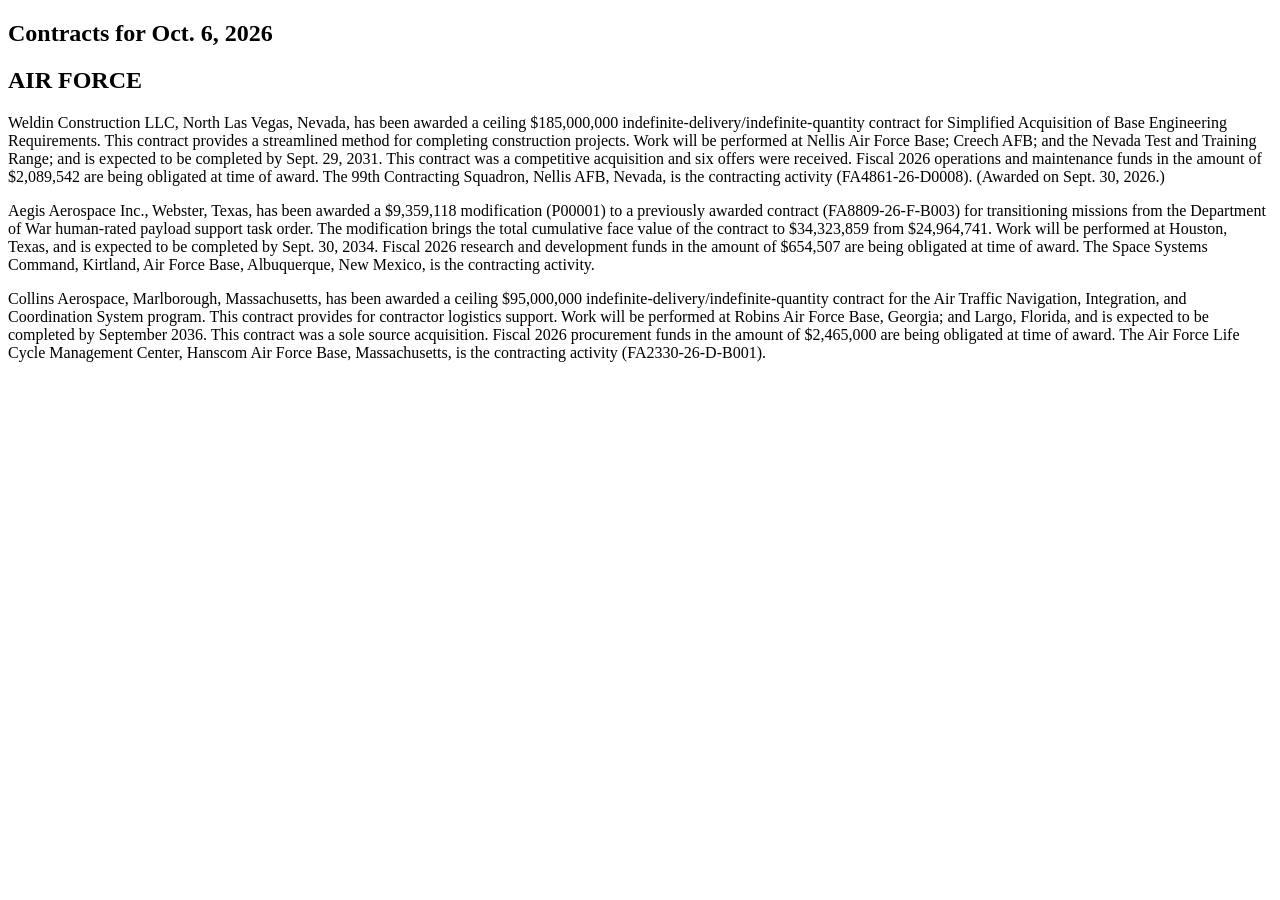
<file: tests/fixtures/war_oct_6_2026.html>
<!doctype html>
<html lang="en">
<head><title>Contracts for Oct. 6, 2026</title></head>
<body>
  <article>
    <h1>Contracts for Oct. 6, 2026</h1>
    <h2>AIR FORCE</h2>
    <p>Weldin Construction LLC, North Las Vegas, Nevada, has been awarded a ceiling $185,000,000 indefinite-delivery/indefinite-quantity contract for Simplified Acquisition of Base Engineering Requirements. This contract provides a streamlined method for completing construction projects. Work will be performed at Nellis Air Force Base; Creech AFB; and the Nevada Test and Training Range; and is expected to be completed by Sept. 29, 2031. This contract was a competitive acquisition and six offers were received. Fiscal 2026 operations and maintenance funds in the amount of $2,089,542 are being obligated at time of award. The 99th Contracting Squadron, Nellis AFB, Nevada, is the contracting activity (FA4861-26-D0008). (Awarded on Sept. 30, 2026.)</p>
    <p>Aegis Aerospace Inc., Webster, Texas, has been awarded a $9,359,118 modification (P00001) to a previously awarded contract (FA8809-26-F-B003) for transitioning missions from the Department of War human-rated payload support task order. The modification brings the total cumulative face value of the contract to $34,323,859 from $24,964,741. Work will be performed at Houston, Texas, and is expected to be completed by Sept. 30, 2034. Fiscal 2026 research and development funds in the amount of $654,507 are being obligated at time of award. The Space Systems Command, Kirtland, Air Force Base, Albuquerque, New Mexico, is the contracting activity.</p>
    <p>Collins Aerospace, Marlborough, Massachusetts, has been awarded a ceiling $95,000,000 indefinite-delivery/indefinite-quantity contract for the Air Traffic Navigation, Integration, and Coordination System program. This contract provides for contractor logistics support. Work will be performed at Robins Air Force Base, Georgia; and Largo, Florida, and is expected to be completed by September 2036. This contract was a sole source acquisition. Fiscal 2026 procurement funds in the amount of $2,465,000 are being obligated at time of award. The Air Force Life Cycle Management Center, Hanscom Air Force Base, Massachusetts, is the contracting activity (FA2330-26-D-B001).</p>
  </article>
</body>
</html>
</file>
<file: site/styles.css>
:root {
  color-scheme: light;
  --ink: #152437;
  --muted: #5d6d7e;
  --navy: #0a2e55;
  --blue: #176bc2;
  --blue-dark: #0c55a0;
  --sky: #e8f3ff;
  --line: #d7e0e9;
  --soft: #f3f6f9;
  --white: #fff;
  --warning: #8b5c00;
  --warning-bg: #fff7df;
  --shadow: 0 12px 30px rgba(18, 48, 78, .08);
  font-family: Inter, ui-sans-serif, system-ui, -apple-system, BlinkMacSystemFont, "Segoe UI", sans-serif;
}
* { box-sizing: border-box; }
html { scroll-behavior: smooth; }
body { margin: 0; min-width: 320px; background: #f7f9fb; color: var(--ink); font-size: 1rem; line-height: 1.5; }
button, input, select { font: inherit; }
a { color: var(--blue-dark); }
button, a { -webkit-tap-highlight-color: transparent; }
.skip-link { position: fixed; z-index: 50; top: 1rem; left: 1rem; transform: translateY(-200%); background: var(--navy); color: white; padding: .65rem .9rem; border-radius: .35rem; }
.skip-link:focus { transform: none; }
.masthead { min-height: 9.5rem; padding: 2rem max(2rem, calc((100vw - 1500px)/2)); background: linear-gradient(112deg, #082747, #0a3969 70%, #0b477f); color: white; display: grid; grid-template-columns: auto 1fr auto; gap: 1.25rem; align-items: center; box-shadow: inset 0 -1px rgba(255,255,255,.1); }
.brand-mark { width: 3.75rem; height: 3.75rem; display: grid; place-items: center; border: 1px solid rgba(255,255,255,.35); background: rgba(255,255,255,.08); }
.brand-mark span { font-family: Georgia, serif; font-size: 1.25rem; letter-spacing: -.06em; border-bottom: 3px solid #5bb0ff; }
.eyebrow, .section-kicker { margin: 0 0 .2rem; text-transform: uppercase; letter-spacing: .11em; font-size: .75rem; font-weight: 800; }
.eyebrow { color: #a9d5ff; }
h1 { font-family: Georgia, "Times New Roman", serif; font-size: clamp(1.8rem, 3vw, 2.7rem); line-height: 1.08; margin: 0; font-weight: 600; letter-spacing: -.025em; }
.subtitle { margin: .4rem 0 0; color: #d8e9f9; }
.freshness { text-align: right; padding-left: 1.75rem; border-left: 1px solid rgba(255,255,255,.24); }
.freshness-label { display: block; color: #a9d5ff; text-transform: uppercase; letter-spacing: .1em; font-size: .72rem; font-weight: 800; }
.freshness strong { display: block; margin-top: .25rem; font-size: .9rem; }
.market-tabs { background: #071f39; border-top: 1px solid rgba(255,255,255,.12); color: white; }
.market-tabs > div { width: min(1500px, calc(100% - 4rem)); margin: 0 auto; display: flex; gap: .15rem; }
.market-tab { border: 0; border-bottom: 4px solid transparent; background: transparent; color: #cfe3f7; padding: .9rem 1.05rem .75rem; cursor: pointer; font-size: .84rem; font-weight: 800; }
.market-tab:hover { background: rgba(255,255,255,.06); color: white; }
.market-tab.active { color: white; border-bottom-color: #5bb0ff; background: rgba(255,255,255,.08); }
main { width: min(1500px, calc(100% - 4rem)); margin: 0 auto; }
.status-banner { margin-top: 1.25rem; border: 1px solid #eed08d; background: var(--warning-bg); color: #684500; padding: .85rem 1rem; border-radius: .35rem; font-size: .9rem; }
.load-diagnostics { margin-top: 1.25rem; border: 1px solid #d9a1a1; border-left: 5px solid #a82f2f; background: #fff6f6; color: #572323; padding: 1.1rem; display: flex; align-items: start; justify-content: space-between; gap: 1.5rem; }
.load-diagnostics h2 { color: #721f1f; font-size: 1.3rem; }
.load-diagnostics p { margin: .3rem 0 .65rem; }
.load-diagnostics ul { margin: 0; padding-left: 1.2rem; }
.load-diagnostics li { margin-top: .45rem; }
.load-diagnostics code, .load-diagnostics li span { display: block; overflow-wrap: anywhere; }
.load-diagnostics li span { color: #704343; font-size: .83rem; }
.metrics { display: grid; grid-template-columns: repeat(4, 1fr); border: 1px solid var(--line); background: var(--white); box-shadow: var(--shadow); margin: 1.5rem 0 1rem; }
.metrics article { padding: 1.2rem 1.35rem; min-width: 0; }
.metrics article + article { border-left: 1px solid var(--line); }
.metrics span, .metrics small { display: block; color: var(--muted); }
.metrics span { font-size: .76rem; text-transform: uppercase; letter-spacing: .08em; font-weight: 800; }
.metrics strong { display: block; margin: .2rem 0 .15rem; color: var(--navy); font-family: Georgia, serif; font-size: clamp(1.65rem, 3vw, 2.25rem); font-variant-numeric: tabular-nums; line-height: 1.1; }
.metrics small { font-size: .75rem; }
.workspace { background: var(--white); border: 1px solid var(--line); padding: 1rem; box-shadow: var(--shadow); }
.search-row { display: grid; grid-template-columns: 1fr auto; gap: .75rem; }
.search-field { display: grid; grid-template-columns: 1.35rem 1fr auto; gap: .65rem; align-items: center; border: 1px solid #aebbc8; padding: 0 .85rem; background: white; }
.search-field:focus-within { outline: 3px solid rgba(23,107,194,.16); border-color: var(--blue); }
.search-field svg { width: 1.15rem; fill: none; stroke: var(--muted); stroke-width: 2; }
.search-field input { min-width: 0; border: 0; outline: 0; padding: .7rem 0; color: var(--ink); }
kbd { border: 1px solid var(--line); border-bottom-width: 2px; background: var(--soft); color: var(--muted); border-radius: .2rem; padding: .05rem .35rem; font-size: .72rem; }
.filters { display: grid; grid-template-columns: repeat(8, minmax(8rem, 1fr)); gap: .7rem; margin-top: .8rem; align-items: end; }
.filters label { min-width: 0; display: grid; gap: .25rem; color: #435367; font-size: .76rem; font-weight: 750; }
select, input[type="date"] { width: 100%; min-height: 2.4rem; border: 1px solid #b9c5d0; border-radius: .2rem; background: white; color: var(--ink); padding: .45rem .55rem; font-size: .875rem; }
select:focus, input:focus, button:focus-visible, a:focus-visible, tr:focus-visible { outline: 3px solid rgba(23,107,194,.22); outline-offset: 1px; }
.custom-dates { display: grid; grid-template-columns: 1fr 1fr; gap: .5rem; grid-column: span 2; }
.primary-button, .secondary-button { min-height: 2.55rem; display: inline-flex; align-items: center; justify-content: center; padding: .55rem .85rem; border-radius: .22rem; font-size: .82rem; font-weight: 780; text-decoration: none; cursor: pointer; white-space: nowrap; }
.primary-button { background: var(--blue-dark); border: 1px solid var(--blue-dark); color: white; }
.primary-button:hover { background: #064680; }
.secondary-button { background: white; border: 1px solid #aebbc8; color: var(--navy); }
.secondary-button:hover { background: var(--soft); }
.results-section { margin-top: 1.75rem; }
.results-heading { display: flex; justify-content: space-between; align-items: end; gap: 1rem; margin-bottom: .7rem; }
.section-kicker { color: var(--blue-dark); }
h2 { margin: .05rem 0 0; color: var(--navy); font-family: Georgia, serif; font-size: 1.65rem; font-weight: 600; }
.download-actions { display: flex; flex-wrap: wrap; gap: .45rem; justify-content: flex-end; }
.monthly-export { margin-bottom: .8rem; border: 1px solid #b8cee2; border-left: 5px solid var(--blue); background: #f2f8fe; padding: .85rem 1rem; display: flex; align-items: end; justify-content: space-between; gap: 1rem; }
.monthly-export p { margin: 0; }
.monthly-export > div:first-child p:last-child { color: var(--muted); font-size: .82rem; }
.monthly-export-controls { display: flex; align-items: end; flex-wrap: wrap; gap: .55rem; }
.monthly-export-controls label { display: grid; gap: .2rem; color: #435367; font-size: .72rem; font-weight: 800; }
.monthly-export-controls select { min-width: 8rem; }
.monthly-export-controls #export-year { min-width: 6rem; }
#monthly-export-count { min-width: 8.5rem; color: var(--muted); font-size: .78rem; }
button:disabled { cursor: not-allowed; opacity: .55; }
.table-shell { position: relative; min-height: 18rem; background: white; border: 1px solid #cbd6df; overflow-x: auto; box-shadow: var(--shadow); }
table { width: 100%; min-width: 1450px; border-collapse: collapse; table-layout: fixed; font-size: .83rem; }
thead { background: var(--navy); color: white; position: sticky; top: 0; z-index: 1; }
th { padding: .8rem .65rem; text-align: left; text-transform: uppercase; letter-spacing: .055em; font-size: .67rem; line-height: 1.2; }
th:nth-child(1) { width: 6.4rem; } th:nth-child(2) { width: 10.5rem; } th:nth-child(3) { width: 9rem; } th:nth-child(4) { width: 7rem; } th:nth-child(5) { width: 10.5rem; }
th:nth-child(6) { width: 9rem; } th:nth-child(7) { width: 22%; } th:nth-child(8) { width: 10rem; } th:nth-child(9) { width: 9rem; } th:nth-child(10) { width: 8.5rem; }
tbody tr { border-bottom: 1px solid #e1e7ed; cursor: pointer; transition: background .12s ease; }
tbody tr:nth-child(even) { background: #fbfcfd; }
tbody tr:hover, tbody tr:focus { background: #edf6ff; }
td { padding: .85rem .65rem; vertical-align: top; overflow-wrap: anywhere; }
td[data-cell="amount"] { color: var(--navy); font-weight: 800; font-variant-numeric: tabular-nums; white-space: nowrap; }
.company-name { color: var(--navy); font-weight: 800; }
.hq-mini { display: block; margin-top: .2rem; color: var(--muted); font-size: .72rem; }
.category-tag { display: inline-block; background: var(--sky); color: #124f89; border-left: 3px solid #3889d5; padding: .24rem .42rem; font-size: .72rem; font-weight: 750; line-height: 1.25; }
.description-cell { color: #314153; line-height: 1.4; display: -webkit-box; -webkit-line-clamp: 3; -webkit-box-orient: vertical; overflow: hidden; }
.source-link { display: inline-flex; color: var(--blue-dark); font-weight: 780; text-decoration: none; border-bottom: 1px solid #8dbbe5; }
.source-link:hover { border-bottom-color: var(--blue-dark); }
.empty-state, .loading-state { min-height: 18rem; display: grid; align-content: center; justify-items: center; text-align: center; padding: 2rem; color: var(--muted); }
.empty-state div { font-size: 2rem; color: var(--blue); }
.empty-state h3 { margin: .5rem 0 0; color: var(--navy); }
.empty-state p, .loading-state p { margin: .25rem 0 0; }
.loading-state span { width: 1.75rem; height: 1.75rem; border: 3px solid #cde2f5; border-top-color: var(--blue); border-radius: 50%; animation: spin .75s linear infinite; }
@keyframes spin { to { transform: rotate(360deg); } }
.table-note { margin: .65rem 0 0; color: var(--muted); font-size: .78rem; }
footer { width: min(1500px, calc(100% - 4rem)); margin: 3rem auto 0; padding: 1.5rem 0 2.5rem; border-top: 1px solid var(--line); color: var(--muted); display: flex; justify-content: space-between; gap: 2rem; font-size: .8rem; }
footer p { max-width: 50rem; margin: 0; }
dialog { width: min(900px, calc(100% - 2rem)); max-height: calc(100vh - 2rem); border: 0; padding: 0; color: var(--ink); box-shadow: 0 30px 80px rgba(6,31,58,.35); }
dialog::backdrop { background: rgba(4,22,41,.63); backdrop-filter: blur(2px); }
.dialog-topline { display: flex; align-items: center; justify-content: space-between; padding: .7rem 1.15rem; background: var(--navy); color: white; text-transform: uppercase; letter-spacing: .09em; font-size: .72rem; font-weight: 800; }
.dialog-topline button { width: 2rem; height: 2rem; border: 0; color: white; background: transparent; font-size: 1.7rem; line-height: 1; cursor: pointer; }
.detail-body { padding: 1.5rem; }
.detail-title-row { display: flex; justify-content: space-between; align-items: start; gap: 1.2rem; padding-bottom: 1.25rem; border-bottom: 1px solid var(--line); }
.detail-title-row h2 { font-size: 2rem; }
.detail-title-row p { margin: .35rem 0 0; color: var(--muted); }
.detail-amount { font-family: Georgia, serif; font-size: 2rem; color: var(--navy); font-weight: 700; white-space: nowrap; }
.detail-grid { display: grid; grid-template-columns: repeat(3, 1fr); gap: 0; border: 1px solid var(--line); margin: 1.25rem 0; }
.detail-field { padding: .8rem; min-width: 0; border-right: 1px solid var(--line); border-bottom: 1px solid var(--line); }
.detail-field:nth-child(3n) { border-right: 0; }
.detail-field dt { color: var(--muted); text-transform: uppercase; letter-spacing: .07em; font-size: .68rem; font-weight: 800; }
.detail-field dd { margin: .2rem 0 0; overflow-wrap: anywhere; font-size: .9rem; }
.detail-description h3, .source-list h3, .contacts-panel h3, .why-here h3 { color: var(--navy); margin: 0 0 .35rem; font-family: Georgia, serif; }
.detail-description p { margin: 0; }
.why-here { margin: 1.25rem 0; border-left: 4px solid var(--blue); background: var(--sky); padding: .85rem 1rem; }
.why-here p { margin: 0; color: #28445f; }
.contacts-panel { margin-top: 1.25rem; padding-top: 1.1rem; border-top: 1px solid var(--line); }
.contacts-panel > p { margin: 0; color: var(--muted); font-size: .82rem; }
.contact-grid { display: grid; grid-template-columns: 1fr 1fr; gap: .75rem; margin-top: .75rem; }
.contact-card { border: 1px solid var(--line); background: var(--soft); padding: .85rem; min-width: 0; }
.contact-card h4 { margin: 0 0 .55rem; color: var(--navy); }
.contact-card p { margin: .45rem 0 0; overflow-wrap: anywhere; font-size: .83rem; }
.contact-card p > span { display: block; color: var(--muted); font-size: .68rem; font-weight: 800; text-transform: uppercase; letter-spacing: .06em; }
.contact-card .contact-name { margin-top: 0; }
.contact-card .contact-name span { text-transform: none; letter-spacing: 0; font-weight: 500; font-size: .78rem; }
.contact-card a { font-weight: 700; }
.contact-card .contact-source { padding-top: .45rem; border-top: 1px solid var(--line); }
.contact-empty { color: var(--muted); }
.copy-control { margin-left: .45rem; border: 1px solid #9fb0c1; background: white; color: var(--navy); padding: .12rem .4rem; border-radius: .2rem; cursor: pointer; font-size: .7rem; font-weight: 800; }
.copy-control:hover { background: var(--sky); }
.source-list { margin-top: 1.25rem; padding-top: 1.1rem; border-top: 1px solid var(--line); }
.source-list-links { display: flex; flex-wrap: wrap; gap: .55rem; margin-top: .6rem; }
.confidence { display: inline-block; border-radius: 99px; padding: .12rem .45rem; background: #e8f4ed; color: #28613d; font-size: .76rem; font-weight: 800; text-transform: capitalize; }
.sr-only { position: absolute; width: 1px; height: 1px; padding: 0; margin: -1px; overflow: hidden; clip: rect(0,0,0,0); white-space: nowrap; border: 0; }
[hidden] { display: none !important; }
@media (max-width: 1180px) {
  .filters { grid-template-columns: repeat(4, 1fr); }
  table { min-width: 1450px; }
}
@media (max-width: 760px) {
  .masthead { padding: 1.35rem 1rem; grid-template-columns: auto 1fr; min-height: 0; }
  .brand-mark { width: 3rem; height: 3rem; }
  .freshness { grid-column: 1 / -1; border: 0; border-top: 1px solid rgba(255,255,255,.2); padding: .65rem 0 0; text-align: left; display: flex; gap: .55rem; align-items: baseline; }
  .freshness strong { margin: 0; }
  main, footer { width: min(100% - 1.25rem, 1500px); }
  .market-tabs > div { width: calc(100% - 1.25rem); }
  .metrics { grid-template-columns: 1fr 1fr; }
  .metrics article:nth-child(3) { border-left: 0; border-top: 1px solid var(--line); }
  .metrics article:nth-child(4) { border-top: 1px solid var(--line); }
  .metrics article { padding: .9rem; }
  .search-row { grid-template-columns: 1fr; }
  .filters { grid-template-columns: 1fr 1fr; }
  .custom-dates { grid-column: span 2; }
  .results-heading { align-items: start; flex-direction: column; }
  .download-actions { justify-content: flex-start; }
  .monthly-export { align-items: stretch; flex-direction: column; }
  .monthly-export-controls { align-items: end; }
  .table-shell { overflow: visible; border: 0; background: transparent; box-shadow: none; }
  table, tbody { display: block; min-width: 0; }
  thead { display: none; }
  tbody { display: grid; gap: .7rem; }
  tbody tr { display: grid; grid-template-columns: 1fr auto; gap: .55rem 1rem; padding: 1rem; background: white !important; border: 1px solid var(--line); box-shadow: 0 5px 15px rgba(18,48,78,.05); }
  td { display: block; padding: 0; }
  td[data-cell="date"] { color: var(--muted); font-size: .75rem; }
  td[data-cell="company"] { grid-column: 1; font-size: 1rem; }
  td[data-cell="company-location"] { grid-column: 1 / -1; color: var(--muted); }
  td[data-cell="amount"] { grid-column: 2; grid-row: 1 / span 2; font-size: 1.1rem; }
  td[data-cell="agency"], td[data-cell="category"] { grid-column: span 1; }
  td[data-cell="description"], td[data-cell="location"] { grid-column: 1 / -1; }
  td[data-cell="contract"] { color: var(--muted); font-size: .75rem; }
  td[data-cell="source"] { text-align: right; }
  .detail-title-row { display: block; }
  .detail-amount { margin-top: .8rem; }
  .detail-grid { grid-template-columns: 1fr 1fr; }
  .contact-grid { grid-template-columns: 1fr; }
  .detail-field:nth-child(3n) { border-right: 1px solid var(--line); }
  .detail-field:nth-child(2n) { border-right: 0; }
  footer { display: block; }
  footer p + p { margin-top: .75rem; }
}
@media (max-width: 470px) {
  .subtitle { font-size: .84rem; }
  .filters { grid-template-columns: 1fr; }
  .custom-dates { grid-column: 1; }
  .monthly-export-controls { display: grid; grid-template-columns: 1fr 1fr; }
  .monthly-export-controls .primary-button, #monthly-export-count { grid-column: 1 / -1; }
  .detail-grid { grid-template-columns: 1fr; }
  .detail-field, .detail-field:nth-child(3n) { border-right: 0; }
}
@media (prefers-reduced-motion: reduce) { * { scroll-behavior: auto !important; } .loading-state span { animation-duration: 1.5s; } }
</file>
